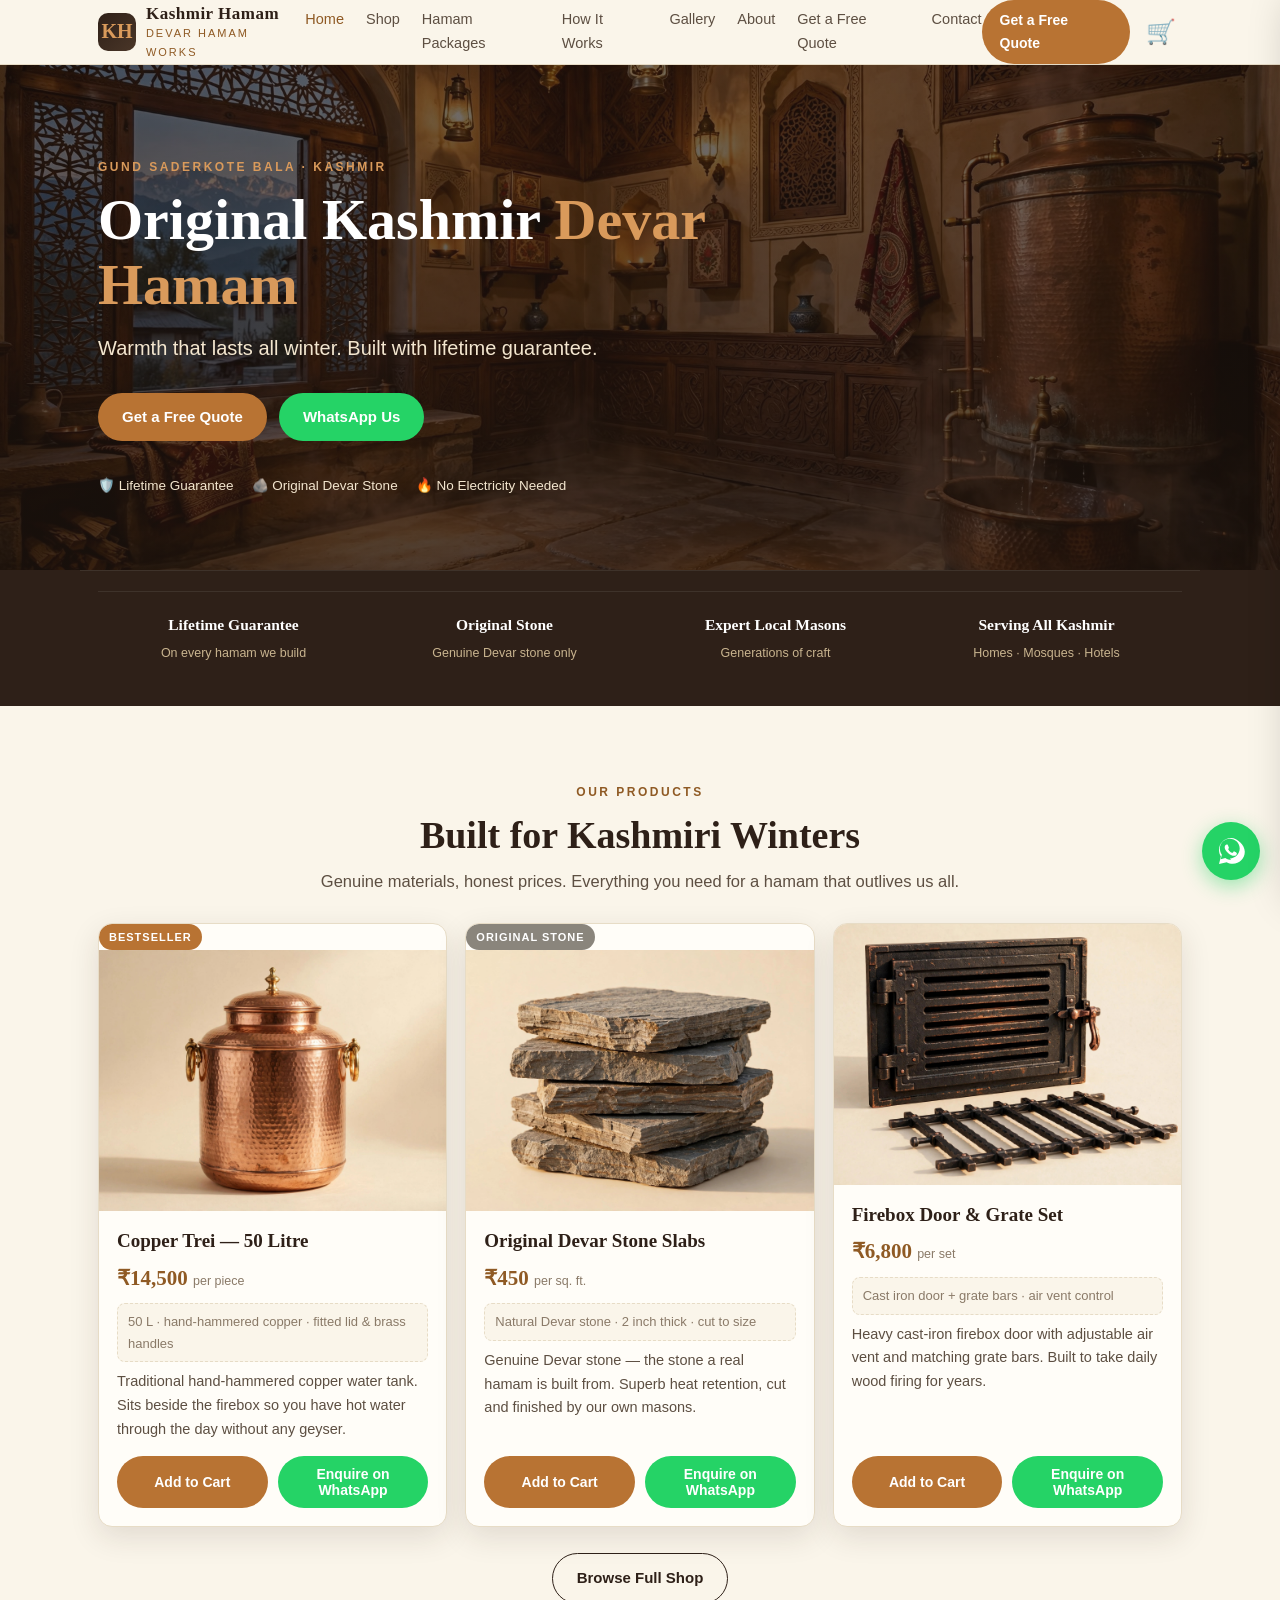
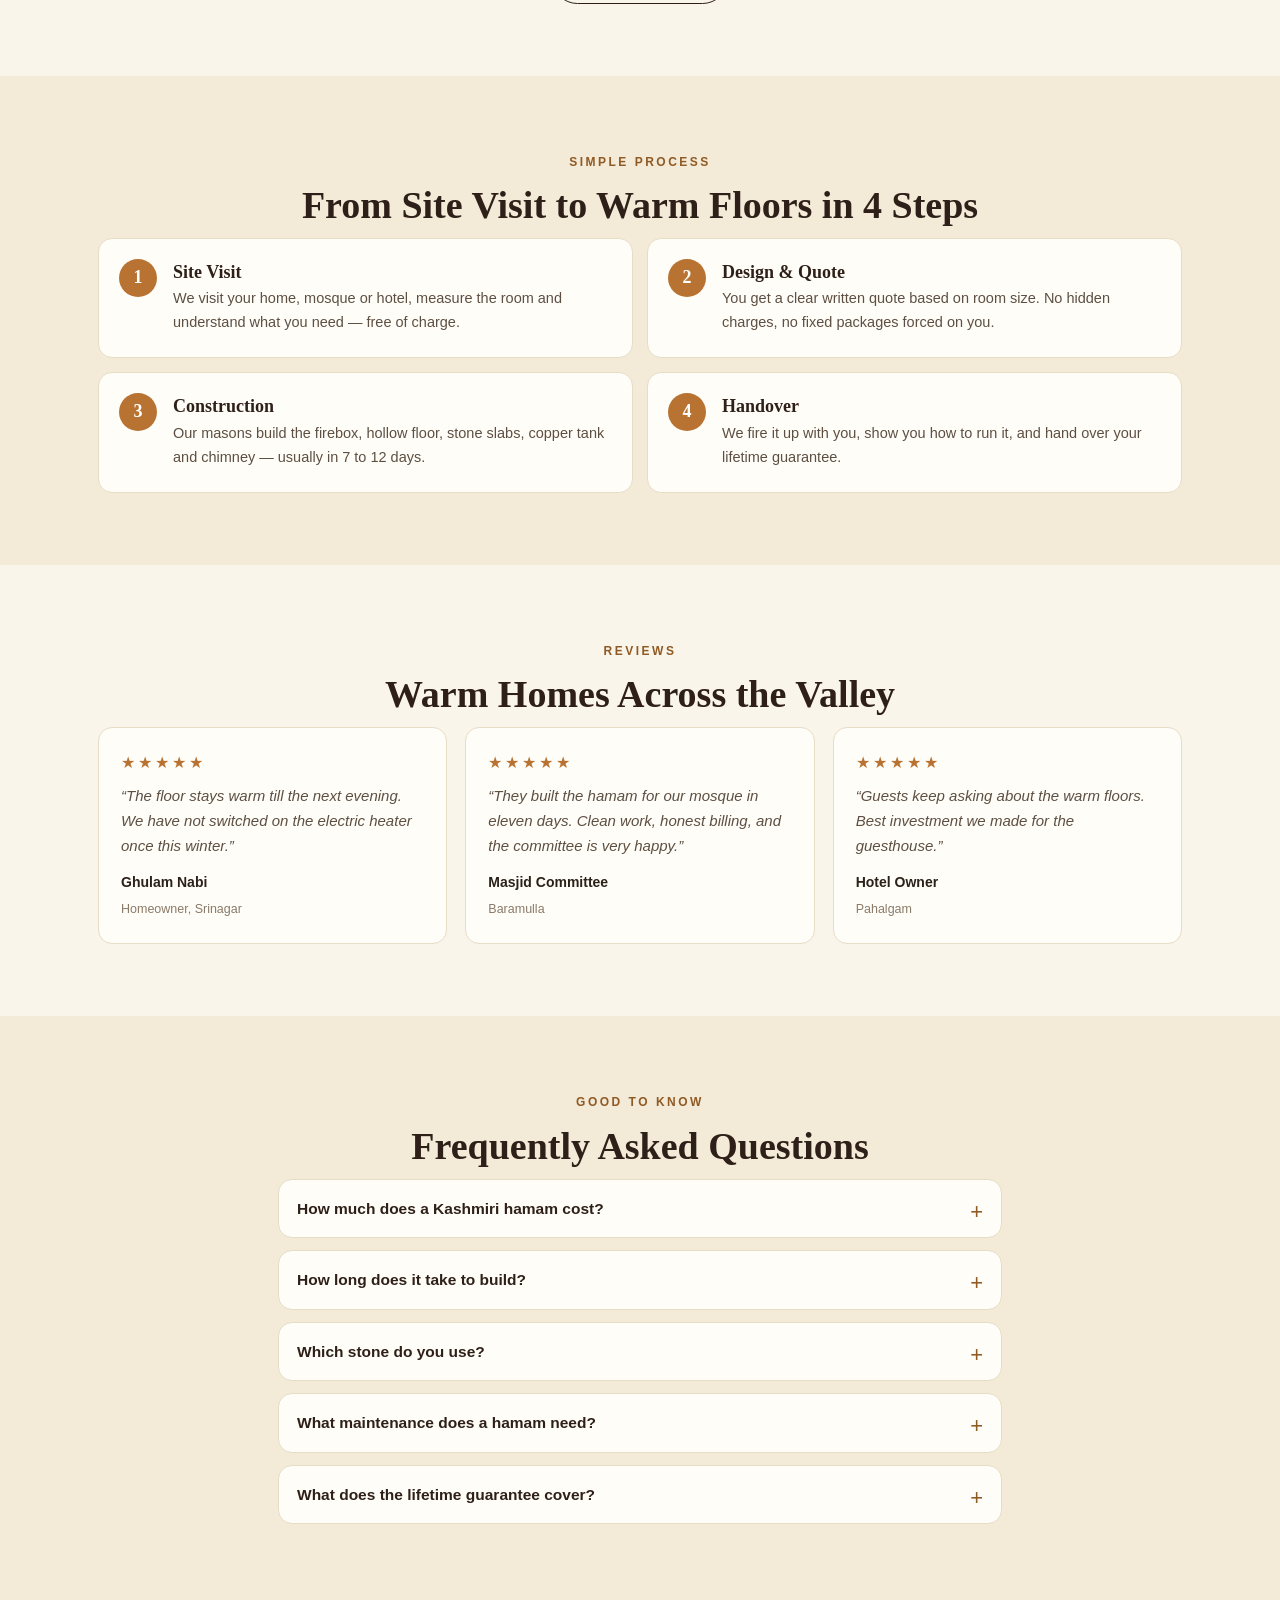
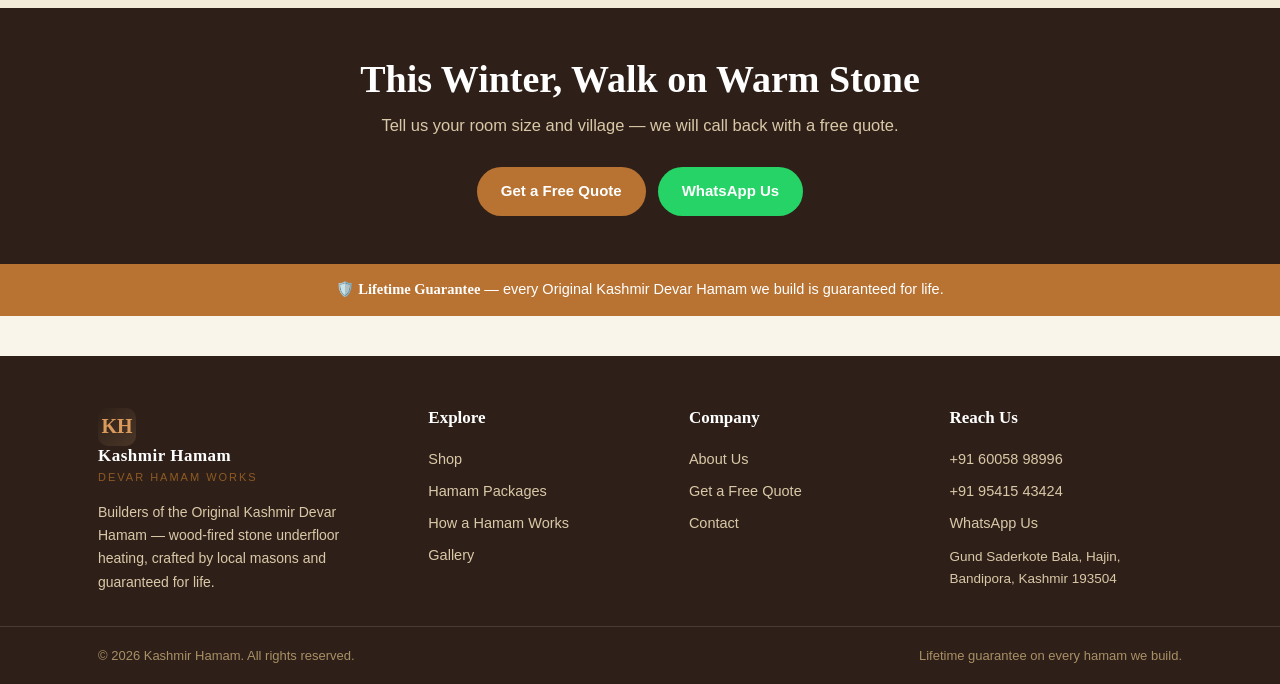
<file: index.html>
<!DOCTYPE html><html lang="en"><head><meta charset="UTF-8"/>
<meta name="viewport" content="width=device-width, initial-scale=1.0"/>
<title>Original Kashmir Devar Hamam | Hamam Construction in Kashmir</title><meta name="description" content="Kashmir Hamam builds the Original Kashmir Devar Hamam — wood-fired stone underfloor heating with lifetime guarantee. Hamam construction in Kashmir for homes, mosques &amp; hotels."/>
<link rel="stylesheet" href="/assets/site.css"/>
<script>window.KH_PRODUCTS={"trei-50": {"badge": "Bestseller", "category": "trei", "description": "Traditional hand-hammered copper water tank. Sits beside the firebox so you have hot water through the day without any geyser.", "id": "trei-50", "image": "trei-50.jpg", "name": "Copper Trei \u2014 50 Litre", "price": 14500, "spec": "50 L \u00b7 hand-hammered copper \u00b7 fitted lid & brass handles", "unit": "per piece"}, "trei-100": {"badge": "", "category": "trei", "description": "Large family-size copper trei for bigger households, guesthouses and mosques. Same lifetime build quality.", "id": "trei-100", "image": "trei-100.jpg", "name": "Copper Trei \u2014 100 Litre", "price": 24000, "spec": "100 L \u00b7 hand-hammered copper \u00b7 fitted lid & brass handles", "unit": "per piece"}, "stone-devar": {"badge": "Original Stone", "category": "stone", "description": "Genuine Devar stone \u2014 the stone a real hamam is built from. Superb heat retention, cut and finished by our own masons.", "id": "stone-devar", "image": "stone-slabs.jpg", "name": "Original Devar Stone Slabs", "price": 450, "spec": "Natural Devar stone \u00b7 2 inch thick \u00b7 cut to size", "unit": "per sq. ft."}, "firebox-set": {"badge": "", "category": "fittings", "description": "Heavy cast-iron firebox door with adjustable air vent and matching grate bars. Built to take daily wood firing for years.", "id": "firebox-set", "image": "firebox-set.jpg", "name": "Firebox Door & Grate Set", "price": 6800, "spec": "Cast iron door + grate bars \u00b7 air vent control", "unit": "per set"}, "chimney-set": {"badge": "", "category": "fittings", "description": "Complete flue set that carries smoke safely out while keeping the heat where it belongs \u2014 under your floor.", "id": "chimney-set", "image": "chimney-set.jpg", "name": "Chimney Flue Pipe Set", "price": 5200, "spec": "6 inch dia \u00b7 10 ft length \u00b7 elbows + rain cap included", "unit": "per set"}, "firebrick-kit": {"badge": "", "category": "fittings", "description": "Heat-resistant firebricks with fire cement to line your firebox. Protects the structure and holds heat longer.", "id": "firebrick-kit", "image": "firebrick-kit.jpg", "name": "Firebrick Lining Kit", "price": 3900, "spec": "40 refractory bricks \u00b7 fire cement included", "unit": "per kit"}, "repair-kit": {"badge": "", "category": "maintenance", "description": "Everything for yearly touch-ups: reseal joints, patch firebox lining and keep the floor breathing heat.", "id": "repair-kit", "image": "repair-kit.jpg", "name": "Hamam Repair Kit", "price": 2500, "spec": "Fire cement \u00b7 sealant \u00b7 brush \u00b7 trowel \u00b7 gloves", "unit": "per kit"}, "sealant-duo": {"badge": "", "category": "maintenance", "description": "Seal and polish your hamam stone slabs to protect against stains and keep the warm stone glow.", "id": "sealant-duo", "image": "sealant.jpg", "name": "Stone Sealant & Polish Duo", "price": 1200, "spec": "2 \u00d7 1 L bottles \u00b7 natural stone safe", "unit": "per set"}};</script>
</head><body><header class="site"><div class="wrap hd-in">
<a class="brand" href="/"><span class="brand-mark">KH</span><span class="brand-txt"><b>Kashmir Hamam</b><span>Devar Hamam Works</span></span></a>
<nav class="desk"><a href="/" class="on">Home</a><a href="/shop/" class="">Shop</a><a href="/packages/" class="">Hamam Packages</a><a href="/how-it-works/" class="">How It Works</a><a href="/gallery/" class="">Gallery</a><a href="/about/" class="">About</a><a href="/quote/" class="">Get a Free Quote</a><a href="/contact/" class="">Contact</a></nav>
<div class="hd-cta"><a class="btn sm" href="/quote/">Get a Free Quote</a>
<button id="cartBtn" aria-label="Cart">🛒<span id="cartCount" style="display:none">0</span></button></div>
<button id="navToggle" aria-label="Menu">☰</button></div>
<nav class="mnav" id="mnav"><a href="/" class="on">Home</a><a href="/shop/" class="">Shop</a><a href="/packages/" class="">Hamam Packages</a><a href="/how-it-works/" class="">How It Works</a><a href="/gallery/" class="">Gallery</a><a href="/about/" class="">About</a><a href="/quote/" class="">Get a Free Quote</a><a href="/contact/" class="">Contact</a></nav></header><main>
<section class="hero"><div class="hero-bg"><img src="/assets/img/hero.jpg" alt="Warm traditional Kashmiri hamam interior"></div>
<div class="hero-in"><span class="kicker" style="color:var(--copper-lt)">Gund Saderkote Bala · Kashmir</span>
<h1>Original Kashmir <em>Devar Hamam</em></h1>
<p class="sub">Warmth that lasts all winter. Built with lifetime guarantee.</p>
<div class="hero-btns"><a class="btn" href="/quote/">Get a Free Quote</a>
<a class="btn wa" href="https://wa.me/916005898996?text=Assalamu%20alaikum%21%20I%20want%20to%20know%20more%20about%20Kashmir%20Hamam." target="_blank">WhatsApp Us</a></div>
<div class="hero-badges"><span>🛡️ Lifetime Guarantee</span><span>🪨 Original Devar Stone</span><span>🔥 No Electricity Needed</span></div>
</div></section>
<div class="trust"><div class="trust-in">
<div><b>Lifetime Guarantee</b><small>On every hamam we build</small></div>
<div><b>Original Stone</b><small>Genuine Devar stone only</small></div>
<div><b>Expert Local Masons</b><small>Generations of craft</small></div>
<div><b>Serving All Kashmir</b><small>Homes · Mosques · Hotels</small></div>
</div></div>
<section><div class="wrap"><div class="center"><span class="kicker">Our Products</span>
<h2 class="sec-title">Built for Kashmiri Winters</h2>
<p class="sec-sub">Genuine materials, honest prices. Everything you need for a hamam that outlives us all.</p></div>
<div class="grid g2 g3"><div class="card"><span class="badge">Bestseller</span><img class="ph" src="/assets/img/trei-50.jpg" alt="Copper Trei — 50 Litre" loading="lazy">
<div class="card-b"><h3>Copper Trei — 50 Litre</h3><div class="price">₹14,500 <small>per piece</small></div>
<div class="spec">50 L · hand-hammered copper · fitted lid &amp; brass handles</div><p class="desc">Traditional hand-hammered copper water tank. Sits beside the firebox so you have hot water through the day without any geyser.</p>
<div class="card-actions"><button class="btn sm" onclick="khAddToCart('trei-50')">Add to Cart</button>
<button class="btn sm wa" onclick="khEnquire('trei-50')">Enquire on WhatsApp</button></div></div></div><div class="card"><span class="badge stone">Original Stone</span><img class="ph" src="/assets/img/stone-slabs.jpg" alt="Original Devar Stone Slabs" loading="lazy">
<div class="card-b"><h3>Original Devar Stone Slabs</h3><div class="price">₹450 <small>per sq. ft.</small></div>
<div class="spec">Natural Devar stone · 2 inch thick · cut to size</div><p class="desc">Genuine Devar stone — the stone a real hamam is built from. Superb heat retention, cut and finished by our own masons.</p>
<div class="card-actions"><button class="btn sm" onclick="khAddToCart('stone-devar')">Add to Cart</button>
<button class="btn sm wa" onclick="khEnquire('stone-devar')">Enquire on WhatsApp</button></div></div></div><div class="card"><img class="ph" src="/assets/img/firebox-set.jpg" alt="Firebox Door &amp; Grate Set" loading="lazy">
<div class="card-b"><h3>Firebox Door &amp; Grate Set</h3><div class="price">₹6,800 <small>per set</small></div>
<div class="spec">Cast iron door + grate bars · air vent control</div><p class="desc">Heavy cast-iron firebox door with adjustable air vent and matching grate bars. Built to take daily wood firing for years.</p>
<div class="card-actions"><button class="btn sm" onclick="khAddToCart('firebox-set')">Add to Cart</button>
<button class="btn sm wa" onclick="khEnquire('firebox-set')">Enquire on WhatsApp</button></div></div></div></div>
<div class="center" style="margin-top:26px"><a class="btn ghost" href="/shop/">Browse Full Shop</a></div></div></section>
<section style="background:var(--cream2)"><div class="wrap"><div class="center"><span class="kicker">Simple Process</span>
<h2 class="sec-title">From Site Visit to Warm Floors in 4 Steps</h2></div>
<div class="steps">
<div class="step"><h3>Site Visit</h3><p>We visit your home, mosque or hotel, measure the room and understand what you need — free of charge.</p></div>
<div class="step"><h3>Design &amp; Quote</h3><p>You get a clear written quote based on room size. No hidden charges, no fixed packages forced on you.</p></div>
<div class="step"><h3>Construction</h3><p>Our masons build the firebox, hollow floor, stone slabs, copper tank and chimney — usually in 7 to 12 days.</p></div>
<div class="step"><h3>Handover</h3><p>We fire it up with you, show you how to run it, and hand over your lifetime guarantee.</p></div>
</div></div></section>
<section><div class="wrap"><div class="center"><span class="kicker">Reviews</span>
<h2 class="sec-title">Warm Homes Across the Valley</h2></div>
<div class="grid g2 g3"><div class="rev"><div class="stars">★★★★★</div><p>“The floor stays warm till the next evening. We have not switched on the electric heater once this winter.”</p><b>Ghulam Nabi</b><br><small>Homeowner, Srinagar</small></div><div class="rev"><div class="stars">★★★★★</div><p>“They built the hamam for our mosque in eleven days. Clean work, honest billing, and the committee is very happy.”</p><b>Masjid Committee</b><br><small>Baramulla</small></div><div class="rev"><div class="stars">★★★★★</div><p>“Guests keep asking about the warm floors. Best investment we made for the guesthouse.”</p><b>Hotel Owner</b><br><small>Pahalgam</small></div></div></div></section>
<section style="background:var(--cream2)"><div class="wrap" style="max-width:760px"><div class="center"><span class="kicker">Good to Know</span>
<h2 class="sec-title">Frequently Asked Questions</h2></div><div class="faq"><q>How much does a Kashmiri hamam cost?</q><div class="a">Every room is different, so we quote per project after a free site visit. As a rough idea, most home hamams fall in a range set by room size, stone quantity and firebox work. Share your room size on the quote form and we will call back with an honest estimate — no obligation.</div></div><div class="faq"><q>How long does it take to build?</q><div class="a">A standard room hamam usually takes 7 to 12 working days from site preparation to handover. Larger halls and mosque projects take longer. We give you a clear timeline before starting.</div></div><div class="faq"><q>Which stone do you use?</q><div class="a">Only original Devar stone — the dense natural stone Kashmiri hamams have been built from for generations. It absorbs heat slowly and releases it for 24 to 36 hours. We never substitute cheaper stone.</div></div><div class="faq"><q>What maintenance does a hamam need?</q><div class="a">Very little. Sweep the firebox ash regularly, reseal the stone joints once a year, and check the chimney before winter. Our maintenance kits cover everything, and we offer repair visits across the valley.</div></div><div class="faq"><q>What does the lifetime guarantee cover?</q><div class="a">Our craftsmanship and the stone floor structure — if the hamam floor, firebox brickwork or stonework we built ever fails in normal use, we repair it free. It covers our work, not damage from misuse or structural changes to the building.</div></div></div></section>
<section class="band"><div class="wrap center"><h2 class="sec-title">This Winter, Walk on Warm Stone</h2>
<p class="sec-sub">Tell us your room size and village — we will call back with a free quote.</p>
<div class="hero-btns" style="justify-content:center"><a class="btn" href="/quote/">Get a Free Quote</a>
<a class="btn wa" href="https://wa.me/916005898996?text=Assalamu%20alaikum%21%20I%20want%20a%20free%20quote%20for%20a%20hamam." target="_blank">WhatsApp Us</a></div></div></section>
</main><div class="guarantee-bar">🛡️ <b>Lifetime Guarantee</b> — every Original Kashmir Devar Hamam we build is guaranteed for life.</div>
<footer><div class="wrap"><div class="ft-grid">
<div class="ft-brand"><a class="brand" href="/"><span class="brand-mark">KH</span><span class="brand-txt"><b style="color:#fff">Kashmir Hamam</b><span>Devar Hamam Works</span></span></a>
<p>Builders of the Original Kashmir Devar Hamam — wood-fired stone underfloor heating, crafted by local masons and guaranteed for life.</p></div>
<div><h4>Explore</h4><a href="/shop/">Shop</a><a href="/packages/">Hamam Packages</a><a href="/how-it-works/">How a Hamam Works</a><a href="/gallery/">Gallery</a></div>
<div><h4>Company</h4><a href="/about/">About Us</a><a href="/quote/">Get a Free Quote</a><a href="/contact/">Contact</a></div>
<div><h4>Reach Us</h4><a href="tel:+916005898996">+91 60058 98996</a><a href="tel:+919541543424">+91 95415 43424</a><a href="https://wa.me/916005898996?text=Assalamu%20alaikum%21%20I%20want%20to%20know%20more%20about%20Kashmir%20Hamam.">WhatsApp Us</a><p style="font-size:13.5px;margin-top:6px">Gund Saderkote Bala, Hajin, Bandipora, Kashmir 193504</p></div>
</div></div>
<div class="ft-bottom"><div class="wrap" style="display:flex;justify-content:space-between;flex-wrap:wrap;gap:8px;width:100%">
<span>© 2026 Kashmir Hamam. All rights reserved.</span><span>Lifetime guarantee on every hamam we build.</span>
</div></div></footer><a id="waFloat" href="https://wa.me/916005898996?text=Assalamu%20alaikum%21%20I%20want%20to%20know%20more%20about%20Kashmir%20Hamam." target="_blank" aria-label="Chat on WhatsApp">
<svg viewBox="0 0 32 32"><path d="M16 3C9.4 3 4 8.4 4 15c0 2.4.7 4.6 1.9 6.5L4 29l7.7-1.8c1.8 1 3.9 1.6 6.1 1.6 6.6 0 12-5.4 12-12S22.6 3 16 3zm0 21.8c-1.9 0-3.7-.5-5.3-1.5l-.4-.2-4.6 1.1 1.2-4.5-.3-.4c-1.1-1.7-1.7-3.7-1.7-5.8 0-5.4 4.4-9.8 9.9-9.8s9.9 4.4 9.9 9.8-4.5 9.9-9.7 9.9zm5.4-7.4c-.3-.1-1.8-.9-2-1-.3-.1-.5-.1-.7.1-.2.3-.8 1-.9 1.2-.2.2-.3.2-.6.1-.3-.1-1.2-.4-2.3-1.4-.9-.8-1.4-1.7-1.6-2-.2-.3 0-.5.1-.6.1-.2.3-.7.4-.9.1-.2.1-.4 0-.5-.1-.1-.7-1.7-1-2.3-.2-.6-.5-.5-.7-.5h-.6c-.2 0-.5.2-.8.4-.3.3-1 1-1 2.5s1.1 2.9 1.2 3.1c.1.2 2.1 3.2 5.1 4.5.7.3 1.3.5 1.7.6.7.2 1.4.2 1.9.1.6-.1 1.8-.7 2-1.4.3-.7.3-1.3.2-1.4 0-.1-.3-.2-.6-.3z"/></svg></a><div id="cartOverlay"></div><aside id="cartDrawer" aria-label="Shopping cart">
<div class="cd-hd"><h3>Your Cart</h3><button class="cd-x" id="cartX">×</button></div>
<div class="cd-items" id="cartItems"></div>
<div class="cd-ft" id="cartFoot" style="display:none"><div class="cd-total"><span>Total</span><span id="cartTotalVal">₹0</span></div>
<a class="btn wa" href="#" onclick="khCheckoutWA();return false;">Order on WhatsApp</a>
<button class="btn ghost sm" onclick="khCloseCart()" style="width:100%">Continue Shopping</button></div>
</aside><script src="/assets/site.js"></script></body></html>
</file>
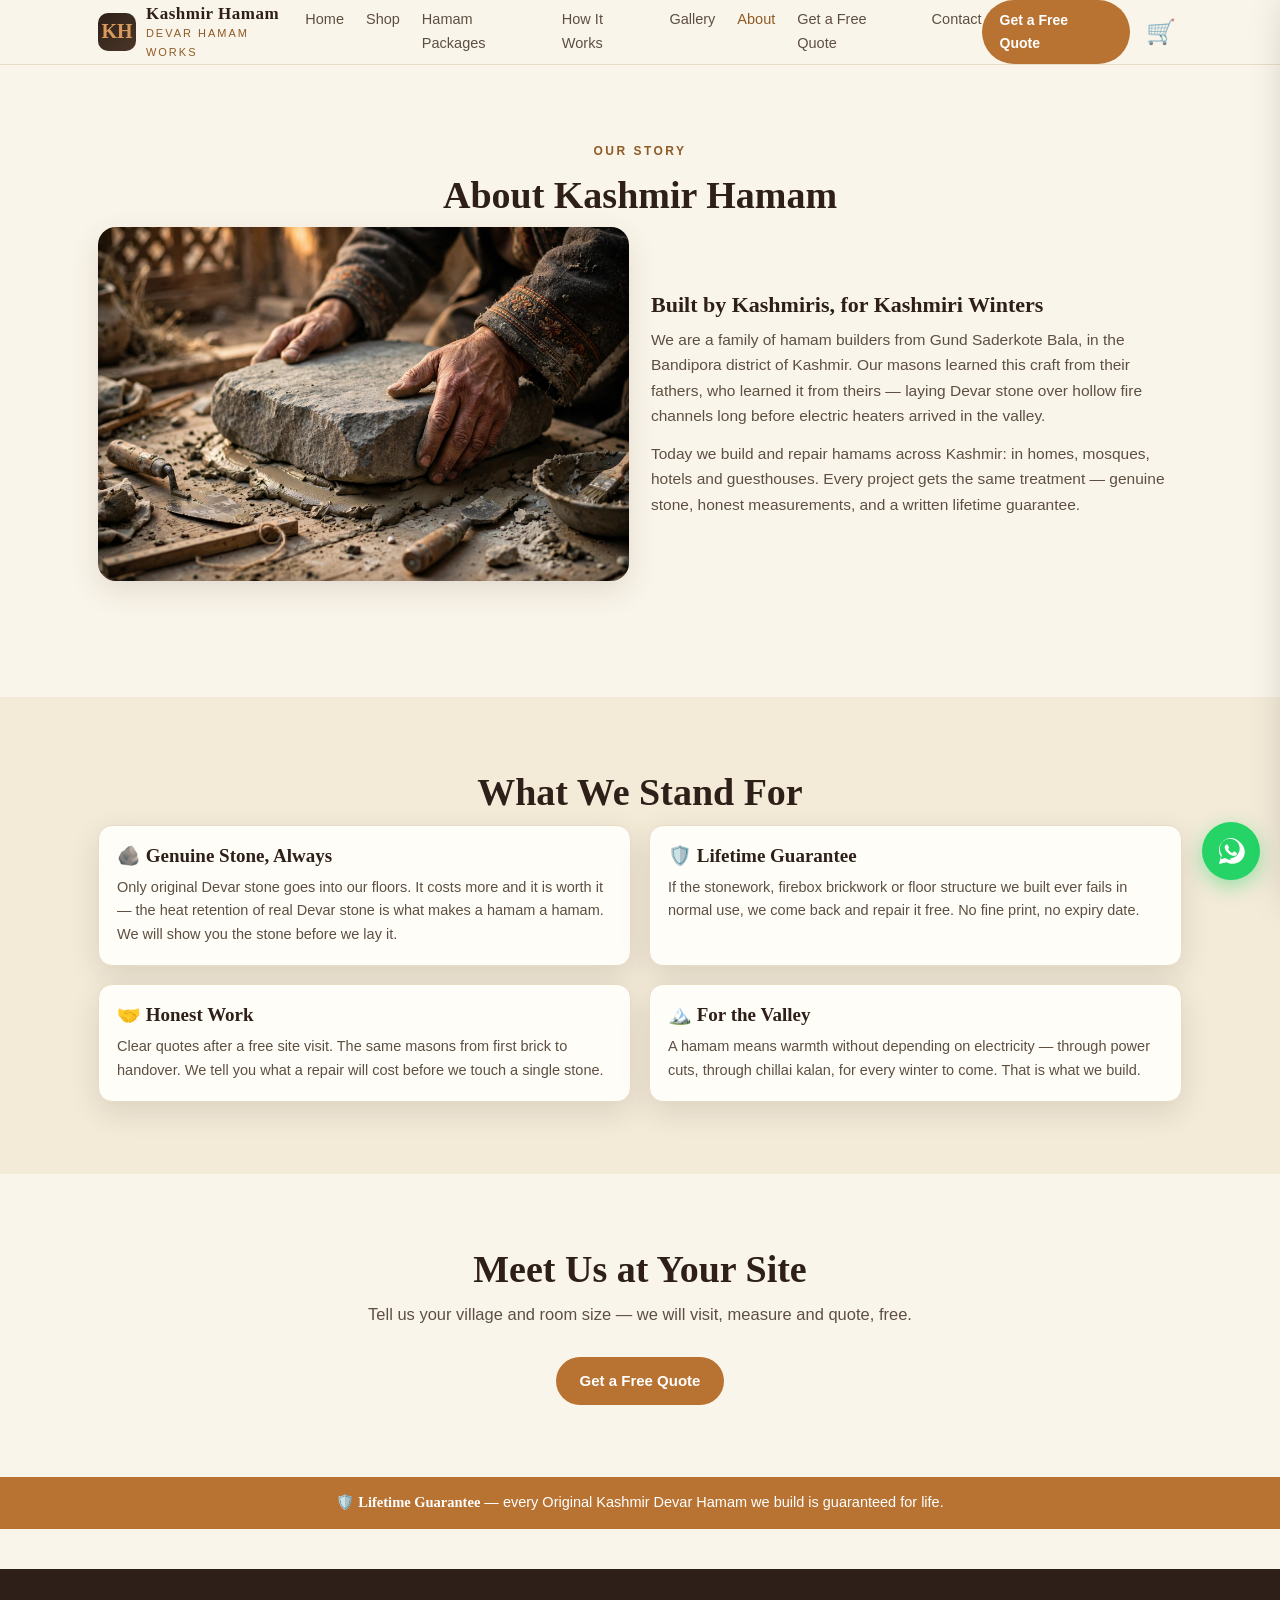
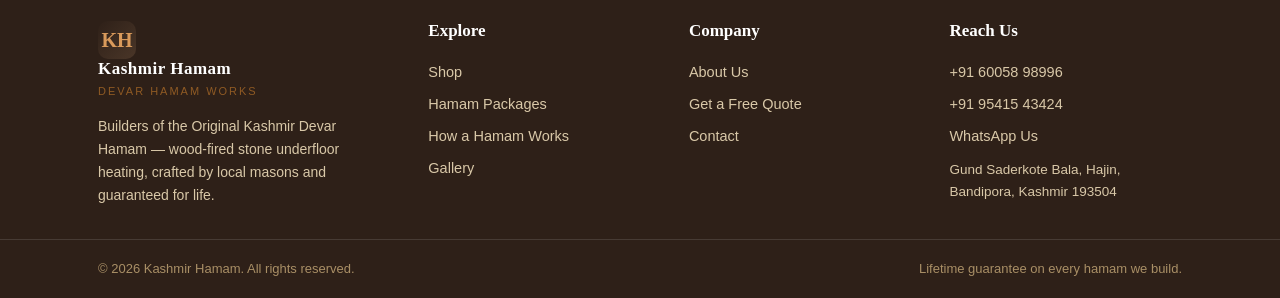
<file: about/index.html>
<!DOCTYPE html><html lang="en"><head><meta charset="UTF-8"/>
<meta name="viewport" content="width=device-width, initial-scale=1.0"/>
<title>About Kashmir Hamam — Devar Hamam Builders, Gund Saderkote Bala</title><meta name="description" content="Kashmir Hamam: traditional hamam builders from Gund Saderkote Bala, Kashmir. Original Devar stone, honest work, lifetime guarantee."/>
<link rel="stylesheet" href="/assets/site.css"/>
<script>window.KH_PRODUCTS={"trei-50": {"badge": "Bestseller", "category": "trei", "description": "Traditional hand-hammered copper water tank. Sits beside the firebox so you have hot water through the day without any geyser.", "id": "trei-50", "image": "trei-50.jpg", "name": "Copper Trei \u2014 50 Litre", "price": 14500, "spec": "50 L \u00b7 hand-hammered copper \u00b7 fitted lid & brass handles", "unit": "per piece"}, "trei-100": {"badge": "", "category": "trei", "description": "Large family-size copper trei for bigger households, guesthouses and mosques. Same lifetime build quality.", "id": "trei-100", "image": "trei-100.jpg", "name": "Copper Trei \u2014 100 Litre", "price": 24000, "spec": "100 L \u00b7 hand-hammered copper \u00b7 fitted lid & brass handles", "unit": "per piece"}, "stone-devar": {"badge": "Original Stone", "category": "stone", "description": "Genuine Devar stone \u2014 the stone a real hamam is built from. Superb heat retention, cut and finished by our own masons.", "id": "stone-devar", "image": "stone-slabs.jpg", "name": "Original Devar Stone Slabs", "price": 450, "spec": "Natural Devar stone \u00b7 2 inch thick \u00b7 cut to size", "unit": "per sq. ft."}, "firebox-set": {"badge": "", "category": "fittings", "description": "Heavy cast-iron firebox door with adjustable air vent and matching grate bars. Built to take daily wood firing for years.", "id": "firebox-set", "image": "firebox-set.jpg", "name": "Firebox Door & Grate Set", "price": 6800, "spec": "Cast iron door + grate bars \u00b7 air vent control", "unit": "per set"}, "chimney-set": {"badge": "", "category": "fittings", "description": "Complete flue set that carries smoke safely out while keeping the heat where it belongs \u2014 under your floor.", "id": "chimney-set", "image": "chimney-set.jpg", "name": "Chimney Flue Pipe Set", "price": 5200, "spec": "6 inch dia \u00b7 10 ft length \u00b7 elbows + rain cap included", "unit": "per set"}, "firebrick-kit": {"badge": "", "category": "fittings", "description": "Heat-resistant firebricks with fire cement to line your firebox. Protects the structure and holds heat longer.", "id": "firebrick-kit", "image": "firebrick-kit.jpg", "name": "Firebrick Lining Kit", "price": 3900, "spec": "40 refractory bricks \u00b7 fire cement included", "unit": "per kit"}, "repair-kit": {"badge": "", "category": "maintenance", "description": "Everything for yearly touch-ups: reseal joints, patch firebox lining and keep the floor breathing heat.", "id": "repair-kit", "image": "repair-kit.jpg", "name": "Hamam Repair Kit", "price": 2500, "spec": "Fire cement \u00b7 sealant \u00b7 brush \u00b7 trowel \u00b7 gloves", "unit": "per kit"}, "sealant-duo": {"badge": "", "category": "maintenance", "description": "Seal and polish your hamam stone slabs to protect against stains and keep the warm stone glow.", "id": "sealant-duo", "image": "sealant.jpg", "name": "Stone Sealant & Polish Duo", "price": 1200, "spec": "2 \u00d7 1 L bottles \u00b7 natural stone safe", "unit": "per set"}};</script>
</head><body><header class="site"><div class="wrap hd-in">
<a class="brand" href="/"><span class="brand-mark">KH</span><span class="brand-txt"><b>Kashmir Hamam</b><span>Devar Hamam Works</span></span></a>
<nav class="desk"><a href="/" class="">Home</a><a href="/shop/" class="">Shop</a><a href="/packages/" class="">Hamam Packages</a><a href="/how-it-works/" class="">How It Works</a><a href="/gallery/" class="">Gallery</a><a href="/about/" class="on">About</a><a href="/quote/" class="">Get a Free Quote</a><a href="/contact/" class="">Contact</a></nav>
<div class="hd-cta"><a class="btn sm" href="/quote/">Get a Free Quote</a>
<button id="cartBtn" aria-label="Cart">🛒<span id="cartCount" style="display:none">0</span></button></div>
<button id="navToggle" aria-label="Menu">☰</button></div>
<nav class="mnav" id="mnav"><a href="/" class="">Home</a><a href="/shop/" class="">Shop</a><a href="/packages/" class="">Hamam Packages</a><a href="/how-it-works/" class="">How It Works</a><a href="/gallery/" class="">Gallery</a><a href="/about/" class="on">About</a><a href="/quote/" class="">Get a Free Quote</a><a href="/contact/" class="">Contact</a></nav></header><main><section><div class="wrap"><div class="center"><span class="kicker">Our Story</span>
<h1 class="sec-title">About Kashmir Hamam</h1></div>
<div class="hiw-block"><div><img src="/assets/img/about-mason.jpg" alt="Kashmiri mason laying hamam stone slabs"></div>
<div><h3>Built by Kashmiris, for Kashmiri Winters</h3>
<p style="color:var(--ink2);font-size:15.5px;margin-bottom:12px">We are a family of hamam builders from Gund Saderkote Bala, in the Bandipora district of Kashmir. Our masons learned this craft from their fathers, who learned it from theirs — laying Devar stone over hollow fire channels long before electric heaters arrived in the valley.</p>
<p style="color:var(--ink2);font-size:15.5px">Today we build and repair hamams across Kashmir: in homes, mosques, hotels and guesthouses. Every project gets the same treatment — genuine stone, honest measurements, and a written lifetime guarantee.</p></div></div></div></section>
<section style="background:var(--cream2)"><div class="wrap"><div class="center"><h2 class="sec-title">What We Stand For</h2></div>
<div class="grid g2">
<div class="card"><div class="card-b"><h3>🪨 Genuine Stone, Always</h3><p class="desc">Only original Devar stone goes into our floors. It costs more and it is worth it — the heat retention of real Devar stone is what makes a hamam a hamam. We will show you the stone before we lay it.</p></div></div>
<div class="card"><div class="card-b"><h3>🛡️ Lifetime Guarantee</h3><p class="desc">If the stonework, firebox brickwork or floor structure we built ever fails in normal use, we come back and repair it free. No fine print, no expiry date.</p></div></div>
<div class="card"><div class="card-b"><h3>🤝 Honest Work</h3><p class="desc">Clear quotes after a free site visit. The same masons from first brick to handover. We tell you what a repair will cost before we touch a single stone.</p></div></div>
<div class="card"><div class="card-b"><h3>🏔️ For the Valley</h3><p class="desc">A hamam means warmth without depending on electricity — through power cuts, through chillai kalan, for every winter to come. That is what we build.</p></div></div>
</div></div></section>
<section><div class="wrap center"><h2 class="sec-title">Meet Us at Your Site</h2>
<p class="sec-sub">Tell us your village and room size — we will visit, measure and quote, free.</p>
<a class="btn" href="/quote/">Get a Free Quote</a></div></section></main><div class="guarantee-bar">🛡️ <b>Lifetime Guarantee</b> — every Original Kashmir Devar Hamam we build is guaranteed for life.</div>
<footer><div class="wrap"><div class="ft-grid">
<div class="ft-brand"><a class="brand" href="/"><span class="brand-mark">KH</span><span class="brand-txt"><b style="color:#fff">Kashmir Hamam</b><span>Devar Hamam Works</span></span></a>
<p>Builders of the Original Kashmir Devar Hamam — wood-fired stone underfloor heating, crafted by local masons and guaranteed for life.</p></div>
<div><h4>Explore</h4><a href="/shop/">Shop</a><a href="/packages/">Hamam Packages</a><a href="/how-it-works/">How a Hamam Works</a><a href="/gallery/">Gallery</a></div>
<div><h4>Company</h4><a href="/about/">About Us</a><a href="/quote/">Get a Free Quote</a><a href="/contact/">Contact</a></div>
<div><h4>Reach Us</h4><a href="tel:+916005898996">+91 60058 98996</a><a href="tel:+919541543424">+91 95415 43424</a><a href="https://wa.me/916005898996?text=Assalamu%20alaikum%21%20I%20want%20to%20know%20more%20about%20Kashmir%20Hamam.">WhatsApp Us</a><p style="font-size:13.5px;margin-top:6px">Gund Saderkote Bala, Hajin, Bandipora, Kashmir 193504</p></div>
</div></div>
<div class="ft-bottom"><div class="wrap" style="display:flex;justify-content:space-between;flex-wrap:wrap;gap:8px;width:100%">
<span>© 2026 Kashmir Hamam. All rights reserved.</span><span>Lifetime guarantee on every hamam we build.</span>
</div></div></footer><a id="waFloat" href="https://wa.me/916005898996?text=Assalamu%20alaikum%21%20I%20want%20to%20know%20more%20about%20Kashmir%20Hamam." target="_blank" aria-label="Chat on WhatsApp">
<svg viewBox="0 0 32 32"><path d="M16 3C9.4 3 4 8.4 4 15c0 2.4.7 4.6 1.9 6.5L4 29l7.7-1.8c1.8 1 3.9 1.6 6.1 1.6 6.6 0 12-5.4 12-12S22.6 3 16 3zm0 21.8c-1.9 0-3.7-.5-5.3-1.5l-.4-.2-4.6 1.1 1.2-4.5-.3-.4c-1.1-1.7-1.7-3.7-1.7-5.8 0-5.4 4.4-9.8 9.9-9.8s9.9 4.4 9.9 9.8-4.5 9.9-9.7 9.9zm5.4-7.4c-.3-.1-1.8-.9-2-1-.3-.1-.5-.1-.7.1-.2.3-.8 1-.9 1.2-.2.2-.3.2-.6.1-.3-.1-1.2-.4-2.3-1.4-.9-.8-1.4-1.7-1.6-2-.2-.3 0-.5.1-.6.1-.2.3-.7.4-.9.1-.2.1-.4 0-.5-.1-.1-.7-1.7-1-2.3-.2-.6-.5-.5-.7-.5h-.6c-.2 0-.5.2-.8.4-.3.3-1 1-1 2.5s1.1 2.9 1.2 3.1c.1.2 2.1 3.2 5.1 4.5.7.3 1.3.5 1.7.6.7.2 1.4.2 1.9.1.6-.1 1.8-.7 2-1.4.3-.7.3-1.3.2-1.4 0-.1-.3-.2-.6-.3z"/></svg></a><div id="cartOverlay"></div><aside id="cartDrawer" aria-label="Shopping cart">
<div class="cd-hd"><h3>Your Cart</h3><button class="cd-x" id="cartX">×</button></div>
<div class="cd-items" id="cartItems"></div>
<div class="cd-ft" id="cartFoot" style="display:none"><div class="cd-total"><span>Total</span><span id="cartTotalVal">₹0</span></div>
<a class="btn wa" href="#" onclick="khCheckoutWA();return false;">Order on WhatsApp</a>
<button class="btn ghost sm" onclick="khCloseCart()" style="width:100%">Continue Shopping</button></div>
</aside><script src="/assets/site.js"></script></body></html>
</file>
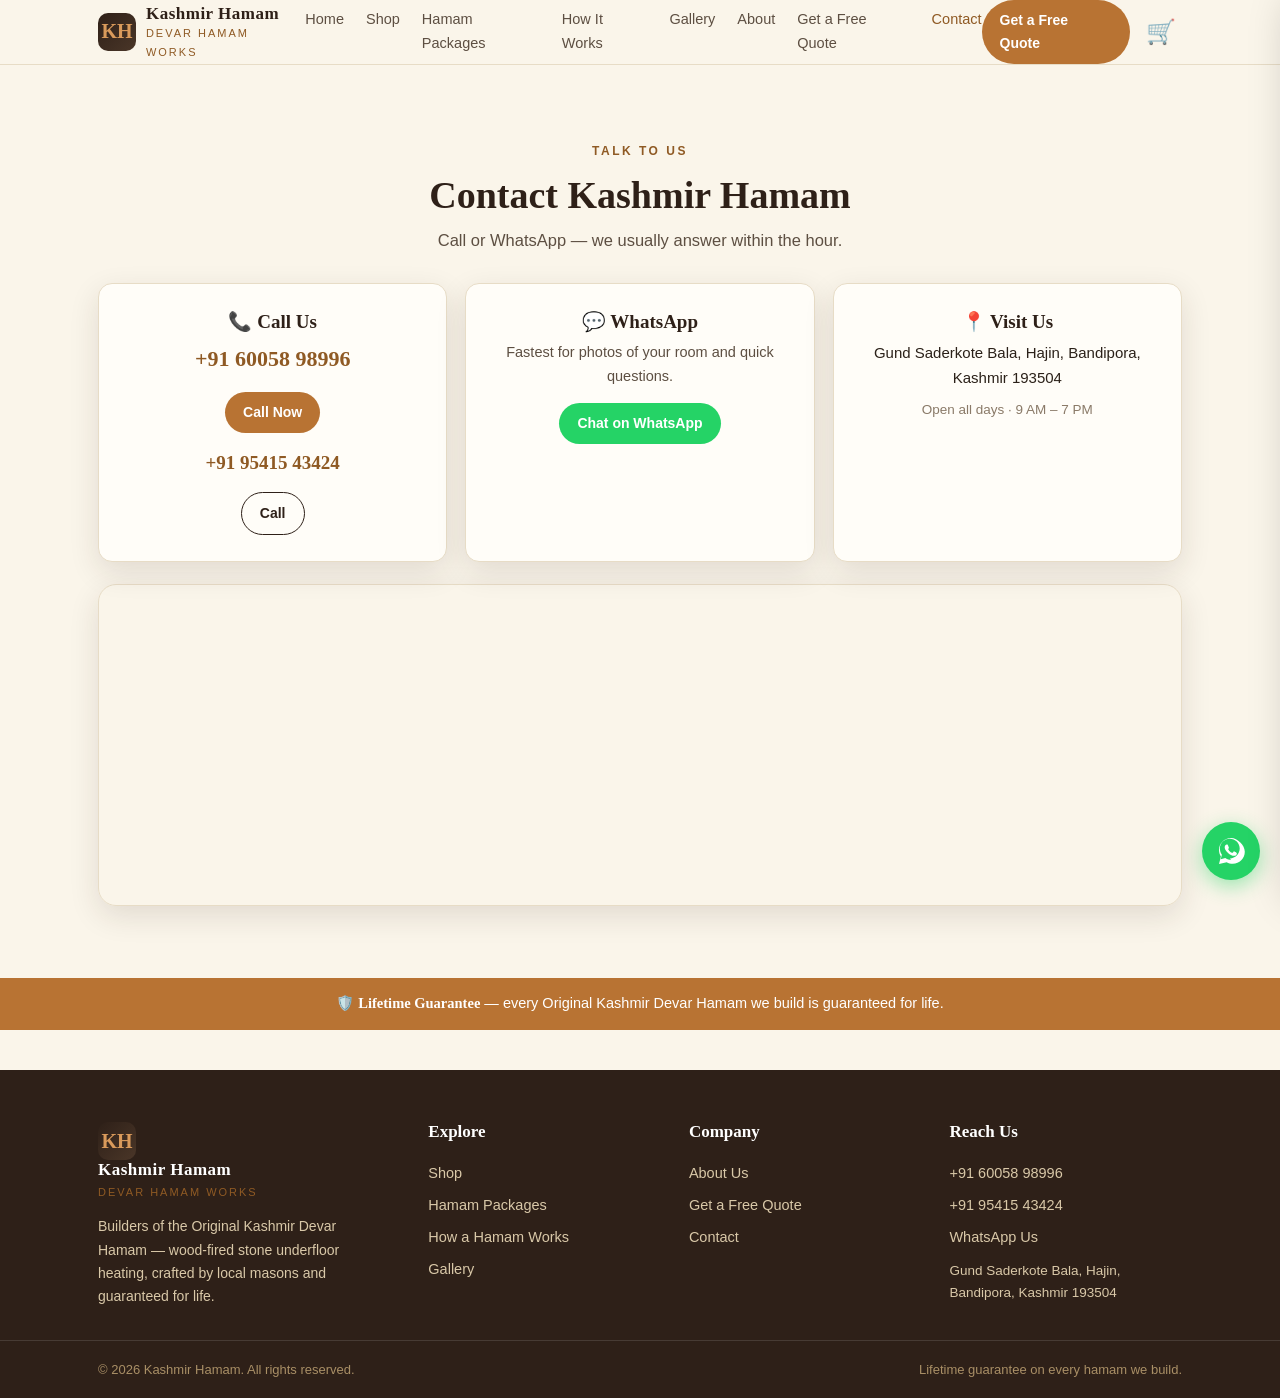
<file: contact/index.html>
<!DOCTYPE html><html lang="en"><head><meta charset="UTF-8"/>
<meta name="viewport" content="width=device-width, initial-scale=1.0"/>
<title>Contact Kashmir Hamam — Stone Hamam Builders, Srinagar Kashmir</title><meta name="description" content="Contact Kashmir Hamam: call or WhatsApp +91 60058 98996. Stone hamam construction in Srinagar &amp; across Kashmir. Gund Saderkote Bala, Hajin."/>
<link rel="stylesheet" href="/assets/site.css"/>
<script>window.KH_PRODUCTS={"trei-50": {"badge": "Bestseller", "category": "trei", "description": "Traditional hand-hammered copper water tank. Sits beside the firebox so you have hot water through the day without any geyser.", "id": "trei-50", "image": "trei-50.jpg", "name": "Copper Trei \u2014 50 Litre", "price": 14500, "spec": "50 L \u00b7 hand-hammered copper \u00b7 fitted lid & brass handles", "unit": "per piece"}, "trei-100": {"badge": "", "category": "trei", "description": "Large family-size copper trei for bigger households, guesthouses and mosques. Same lifetime build quality.", "id": "trei-100", "image": "trei-100.jpg", "name": "Copper Trei \u2014 100 Litre", "price": 24000, "spec": "100 L \u00b7 hand-hammered copper \u00b7 fitted lid & brass handles", "unit": "per piece"}, "stone-devar": {"badge": "Original Stone", "category": "stone", "description": "Genuine Devar stone \u2014 the stone a real hamam is built from. Superb heat retention, cut and finished by our own masons.", "id": "stone-devar", "image": "stone-slabs.jpg", "name": "Original Devar Stone Slabs", "price": 450, "spec": "Natural Devar stone \u00b7 2 inch thick \u00b7 cut to size", "unit": "per sq. ft."}, "firebox-set": {"badge": "", "category": "fittings", "description": "Heavy cast-iron firebox door with adjustable air vent and matching grate bars. Built to take daily wood firing for years.", "id": "firebox-set", "image": "firebox-set.jpg", "name": "Firebox Door & Grate Set", "price": 6800, "spec": "Cast iron door + grate bars \u00b7 air vent control", "unit": "per set"}, "chimney-set": {"badge": "", "category": "fittings", "description": "Complete flue set that carries smoke safely out while keeping the heat where it belongs \u2014 under your floor.", "id": "chimney-set", "image": "chimney-set.jpg", "name": "Chimney Flue Pipe Set", "price": 5200, "spec": "6 inch dia \u00b7 10 ft length \u00b7 elbows + rain cap included", "unit": "per set"}, "firebrick-kit": {"badge": "", "category": "fittings", "description": "Heat-resistant firebricks with fire cement to line your firebox. Protects the structure and holds heat longer.", "id": "firebrick-kit", "image": "firebrick-kit.jpg", "name": "Firebrick Lining Kit", "price": 3900, "spec": "40 refractory bricks \u00b7 fire cement included", "unit": "per kit"}, "repair-kit": {"badge": "", "category": "maintenance", "description": "Everything for yearly touch-ups: reseal joints, patch firebox lining and keep the floor breathing heat.", "id": "repair-kit", "image": "repair-kit.jpg", "name": "Hamam Repair Kit", "price": 2500, "spec": "Fire cement \u00b7 sealant \u00b7 brush \u00b7 trowel \u00b7 gloves", "unit": "per kit"}, "sealant-duo": {"badge": "", "category": "maintenance", "description": "Seal and polish your hamam stone slabs to protect against stains and keep the warm stone glow.", "id": "sealant-duo", "image": "sealant.jpg", "name": "Stone Sealant & Polish Duo", "price": 1200, "spec": "2 \u00d7 1 L bottles \u00b7 natural stone safe", "unit": "per set"}};</script>
</head><body><header class="site"><div class="wrap hd-in">
<a class="brand" href="/"><span class="brand-mark">KH</span><span class="brand-txt"><b>Kashmir Hamam</b><span>Devar Hamam Works</span></span></a>
<nav class="desk"><a href="/" class="">Home</a><a href="/shop/" class="">Shop</a><a href="/packages/" class="">Hamam Packages</a><a href="/how-it-works/" class="">How It Works</a><a href="/gallery/" class="">Gallery</a><a href="/about/" class="">About</a><a href="/quote/" class="">Get a Free Quote</a><a href="/contact/" class="on">Contact</a></nav>
<div class="hd-cta"><a class="btn sm" href="/quote/">Get a Free Quote</a>
<button id="cartBtn" aria-label="Cart">🛒<span id="cartCount" style="display:none">0</span></button></div>
<button id="navToggle" aria-label="Menu">☰</button></div>
<nav class="mnav" id="mnav"><a href="/" class="">Home</a><a href="/shop/" class="">Shop</a><a href="/packages/" class="">Hamam Packages</a><a href="/how-it-works/" class="">How It Works</a><a href="/gallery/" class="">Gallery</a><a href="/about/" class="">About</a><a href="/quote/" class="">Get a Free Quote</a><a href="/contact/" class="on">Contact</a></nav></header><main><section><div class="wrap"><div class="center"><span class="kicker">Talk to Us</span>
<h1 class="sec-title">Contact Kashmir Hamam</h1>
<p class="sec-sub">Call or WhatsApp — we usually answer within the hour.</p></div>
<div class="contact-grid">
<div class="c-card"><h3>📞 Call Us</h3><a class="big" href="tel:+916005898996">+91 60058 98996</a>
<div class="row"><a class="btn sm" href="tel:+916005898996">Call Now</a></div>
<div style="margin-top:14px"><a class="big" href="tel:+919541543424" style="font-size:19px">+91 95415 43424</a>
<div class="row"><a class="btn sm ghost" href="tel:+919541543424">Call</a></div></div></div>
<div class="c-card"><h3>💬 WhatsApp</h3><p style="color:var(--ink2);font-size:14.5px;margin-bottom:6px">Fastest for photos of your room and quick questions.</p>
<div class="row"><a class="btn sm wa" href="https://wa.me/916005898996?text=Assalamu%20alaikum%21%20I%20want%20to%20know%20more%20about%20Kashmir%20Hamam." target="_blank">Chat on WhatsApp</a></div></div>
<div class="c-card"><h3>📍 Visit Us</h3><p style="font-size:15px">Gund Saderkote Bala, Hajin, Bandipora, Kashmir 193504</p>
<p style="color:var(--ink3);font-size:13.5px;margin-top:8px">Open all days · 9 AM – 7 PM</p></div>
</div>
<div class="map" style="margin-top:22px"><iframe title="Kashmir Hamam location map"
src="https://www.google.com/maps?q=Gund+Saderkote+Bala,Hajin,Bandipora,Kashmir&output=embed" loading="lazy"></iframe></div>
</div></section></main><div class="guarantee-bar">🛡️ <b>Lifetime Guarantee</b> — every Original Kashmir Devar Hamam we build is guaranteed for life.</div>
<footer><div class="wrap"><div class="ft-grid">
<div class="ft-brand"><a class="brand" href="/"><span class="brand-mark">KH</span><span class="brand-txt"><b style="color:#fff">Kashmir Hamam</b><span>Devar Hamam Works</span></span></a>
<p>Builders of the Original Kashmir Devar Hamam — wood-fired stone underfloor heating, crafted by local masons and guaranteed for life.</p></div>
<div><h4>Explore</h4><a href="/shop/">Shop</a><a href="/packages/">Hamam Packages</a><a href="/how-it-works/">How a Hamam Works</a><a href="/gallery/">Gallery</a></div>
<div><h4>Company</h4><a href="/about/">About Us</a><a href="/quote/">Get a Free Quote</a><a href="/contact/">Contact</a></div>
<div><h4>Reach Us</h4><a href="tel:+916005898996">+91 60058 98996</a><a href="tel:+919541543424">+91 95415 43424</a><a href="https://wa.me/916005898996?text=Assalamu%20alaikum%21%20I%20want%20to%20know%20more%20about%20Kashmir%20Hamam.">WhatsApp Us</a><p style="font-size:13.5px;margin-top:6px">Gund Saderkote Bala, Hajin, Bandipora, Kashmir 193504</p></div>
</div></div>
<div class="ft-bottom"><div class="wrap" style="display:flex;justify-content:space-between;flex-wrap:wrap;gap:8px;width:100%">
<span>© 2026 Kashmir Hamam. All rights reserved.</span><span>Lifetime guarantee on every hamam we build.</span>
</div></div></footer><a id="waFloat" href="https://wa.me/916005898996?text=Assalamu%20alaikum%21%20I%20want%20to%20know%20more%20about%20Kashmir%20Hamam." target="_blank" aria-label="Chat on WhatsApp">
<svg viewBox="0 0 32 32"><path d="M16 3C9.4 3 4 8.4 4 15c0 2.4.7 4.6 1.9 6.5L4 29l7.7-1.8c1.8 1 3.9 1.6 6.1 1.6 6.6 0 12-5.4 12-12S22.6 3 16 3zm0 21.8c-1.9 0-3.7-.5-5.3-1.5l-.4-.2-4.6 1.1 1.2-4.5-.3-.4c-1.1-1.7-1.7-3.7-1.7-5.8 0-5.4 4.4-9.8 9.9-9.8s9.9 4.4 9.9 9.8-4.5 9.9-9.7 9.9zm5.4-7.4c-.3-.1-1.8-.9-2-1-.3-.1-.5-.1-.7.1-.2.3-.8 1-.9 1.2-.2.2-.3.2-.6.1-.3-.1-1.2-.4-2.3-1.4-.9-.8-1.4-1.7-1.6-2-.2-.3 0-.5.1-.6.1-.2.3-.7.4-.9.1-.2.1-.4 0-.5-.1-.1-.7-1.7-1-2.3-.2-.6-.5-.5-.7-.5h-.6c-.2 0-.5.2-.8.4-.3.3-1 1-1 2.5s1.1 2.9 1.2 3.1c.1.2 2.1 3.2 5.1 4.5.7.3 1.3.5 1.7.6.7.2 1.4.2 1.9.1.6-.1 1.8-.7 2-1.4.3-.7.3-1.3.2-1.4 0-.1-.3-.2-.6-.3z"/></svg></a><div id="cartOverlay"></div><aside id="cartDrawer" aria-label="Shopping cart">
<div class="cd-hd"><h3>Your Cart</h3><button class="cd-x" id="cartX">×</button></div>
<div class="cd-items" id="cartItems"></div>
<div class="cd-ft" id="cartFoot" style="display:none"><div class="cd-total"><span>Total</span><span id="cartTotalVal">₹0</span></div>
<a class="btn wa" href="#" onclick="khCheckoutWA();return false;">Order on WhatsApp</a>
<button class="btn ghost sm" onclick="khCloseCart()" style="width:100%">Continue Shopping</button></div>
</aside><script src="/assets/site.js"></script></body></html>
</file>
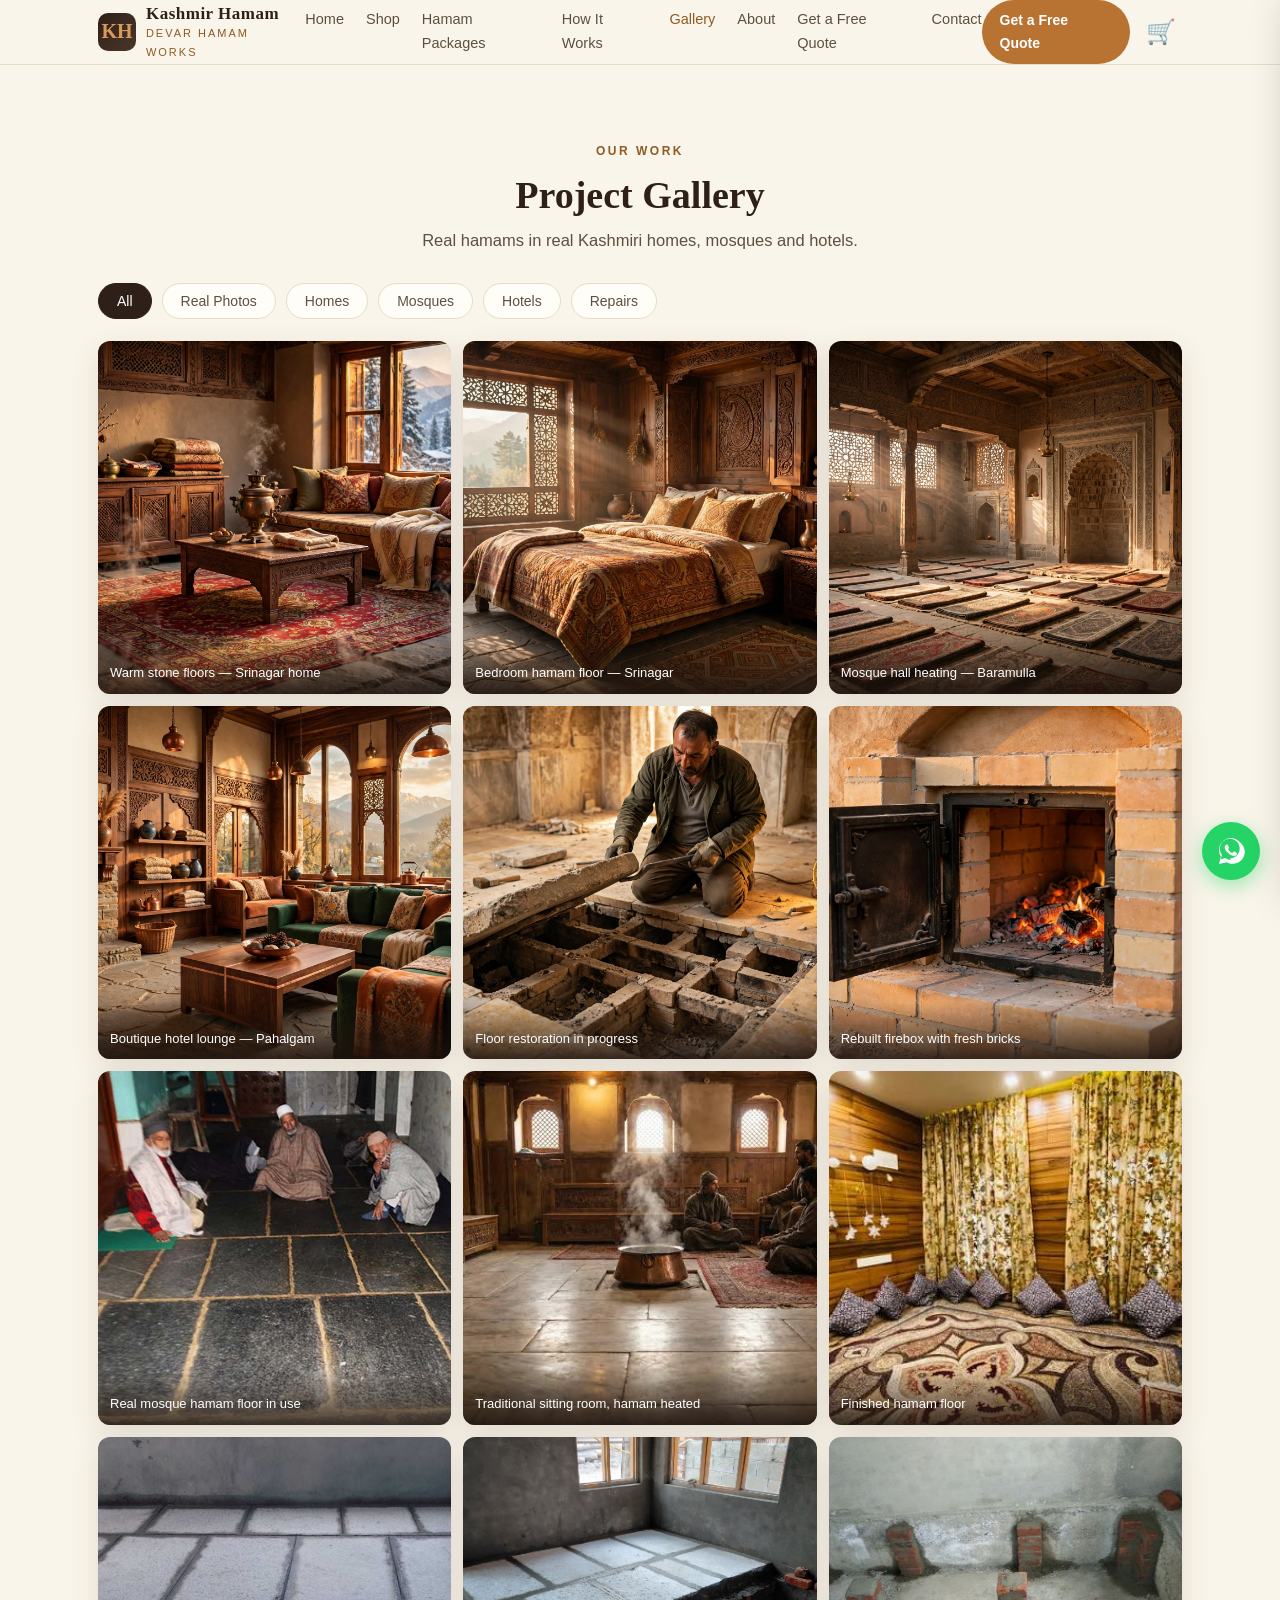
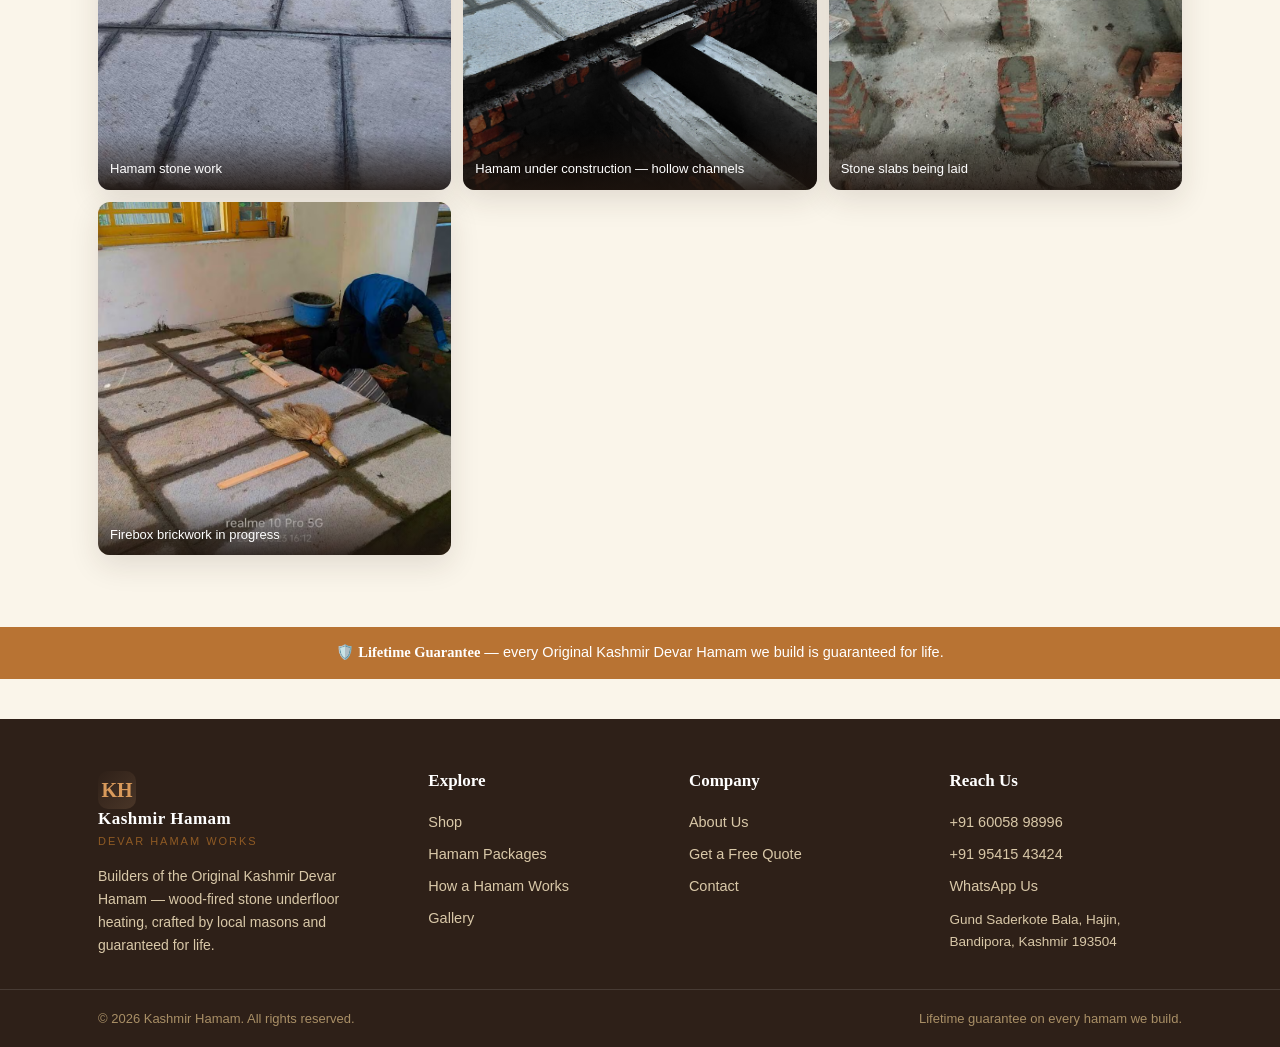
<file: gallery/index.html>
<!DOCTYPE html><html lang="en"><head><meta charset="UTF-8"/>
<meta name="viewport" content="width=device-width, initial-scale=1.0"/>
<title>Hamam Project Gallery — Homes, Mosques &amp; Hotels | Kashmir Hamam</title><meta name="description" content="See our hamam work across Kashmir: warm stone floors in homes, mosques, hotels and expert repairs."/>
<link rel="stylesheet" href="/assets/site.css"/>
<script>window.KH_PRODUCTS={"trei-50": {"badge": "Bestseller", "category": "trei", "description": "Traditional hand-hammered copper water tank. Sits beside the firebox so you have hot water through the day without any geyser.", "id": "trei-50", "image": "trei-50.jpg", "name": "Copper Trei \u2014 50 Litre", "price": 14500, "spec": "50 L \u00b7 hand-hammered copper \u00b7 fitted lid & brass handles", "unit": "per piece"}, "trei-100": {"badge": "", "category": "trei", "description": "Large family-size copper trei for bigger households, guesthouses and mosques. Same lifetime build quality.", "id": "trei-100", "image": "trei-100.jpg", "name": "Copper Trei \u2014 100 Litre", "price": 24000, "spec": "100 L \u00b7 hand-hammered copper \u00b7 fitted lid & brass handles", "unit": "per piece"}, "stone-devar": {"badge": "Original Stone", "category": "stone", "description": "Genuine Devar stone \u2014 the stone a real hamam is built from. Superb heat retention, cut and finished by our own masons.", "id": "stone-devar", "image": "stone-slabs.jpg", "name": "Original Devar Stone Slabs", "price": 450, "spec": "Natural Devar stone \u00b7 2 inch thick \u00b7 cut to size", "unit": "per sq. ft."}, "firebox-set": {"badge": "", "category": "fittings", "description": "Heavy cast-iron firebox door with adjustable air vent and matching grate bars. Built to take daily wood firing for years.", "id": "firebox-set", "image": "firebox-set.jpg", "name": "Firebox Door & Grate Set", "price": 6800, "spec": "Cast iron door + grate bars \u00b7 air vent control", "unit": "per set"}, "chimney-set": {"badge": "", "category": "fittings", "description": "Complete flue set that carries smoke safely out while keeping the heat where it belongs \u2014 under your floor.", "id": "chimney-set", "image": "chimney-set.jpg", "name": "Chimney Flue Pipe Set", "price": 5200, "spec": "6 inch dia \u00b7 10 ft length \u00b7 elbows + rain cap included", "unit": "per set"}, "firebrick-kit": {"badge": "", "category": "fittings", "description": "Heat-resistant firebricks with fire cement to line your firebox. Protects the structure and holds heat longer.", "id": "firebrick-kit", "image": "firebrick-kit.jpg", "name": "Firebrick Lining Kit", "price": 3900, "spec": "40 refractory bricks \u00b7 fire cement included", "unit": "per kit"}, "repair-kit": {"badge": "", "category": "maintenance", "description": "Everything for yearly touch-ups: reseal joints, patch firebox lining and keep the floor breathing heat.", "id": "repair-kit", "image": "repair-kit.jpg", "name": "Hamam Repair Kit", "price": 2500, "spec": "Fire cement \u00b7 sealant \u00b7 brush \u00b7 trowel \u00b7 gloves", "unit": "per kit"}, "sealant-duo": {"badge": "", "category": "maintenance", "description": "Seal and polish your hamam stone slabs to protect against stains and keep the warm stone glow.", "id": "sealant-duo", "image": "sealant.jpg", "name": "Stone Sealant & Polish Duo", "price": 1200, "spec": "2 \u00d7 1 L bottles \u00b7 natural stone safe", "unit": "per set"}};</script>
</head><body><header class="site"><div class="wrap hd-in">
<a class="brand" href="/"><span class="brand-mark">KH</span><span class="brand-txt"><b>Kashmir Hamam</b><span>Devar Hamam Works</span></span></a>
<nav class="desk"><a href="/" class="">Home</a><a href="/shop/" class="">Shop</a><a href="/packages/" class="">Hamam Packages</a><a href="/how-it-works/" class="">How It Works</a><a href="/gallery/" class="on">Gallery</a><a href="/about/" class="">About</a><a href="/quote/" class="">Get a Free Quote</a><a href="/contact/" class="">Contact</a></nav>
<div class="hd-cta"><a class="btn sm" href="/quote/">Get a Free Quote</a>
<button id="cartBtn" aria-label="Cart">🛒<span id="cartCount" style="display:none">0</span></button></div>
<button id="navToggle" aria-label="Menu">☰</button></div>
<nav class="mnav" id="mnav"><a href="/" class="">Home</a><a href="/shop/" class="">Shop</a><a href="/packages/" class="">Hamam Packages</a><a href="/how-it-works/" class="">How It Works</a><a href="/gallery/" class="on">Gallery</a><a href="/about/" class="">About</a><a href="/quote/" class="">Get a Free Quote</a><a href="/contact/" class="">Contact</a></nav></header><main><section><div class="wrap"><div class="center"><span class="kicker">Our Work</span>
<h1 class="sec-title">Project Gallery</h1>
<p class="sec-sub">Real hamams in real Kashmiri homes, mosques and hotels.</p></div>
<div class="gal-filters"><button class="on" data-cat="all">All</button><button class="" data-cat="Real Photos">Real Photos</button><button class="" data-cat="Homes">Homes</button><button class="" data-cat="Mosques">Mosques</button><button class="" data-cat="Hotels">Hotels</button><button class="" data-cat="Repairs">Repairs</button></div><div class="gal"><figure data-cat="Homes"><img src="/assets/img/gallery-home-1.jpg" alt="Warm stone floors — Srinagar home" loading="lazy"><figcaption>Warm stone floors — Srinagar home</figcaption></figure><figure data-cat="Homes"><img src="/assets/img/gallery-home-2.jpg" alt="Bedroom hamam floor — Srinagar" loading="lazy"><figcaption>Bedroom hamam floor — Srinagar</figcaption></figure><figure data-cat="Mosques"><img src="/assets/img/gallery-mosque.jpg" alt="Mosque hall heating — Baramulla" loading="lazy"><figcaption>Mosque hall heating — Baramulla</figcaption></figure><figure data-cat="Hotels"><img src="/assets/img/gallery-hotel.jpg" alt="Boutique hotel lounge — Pahalgam" loading="lazy"><figcaption>Boutique hotel lounge — Pahalgam</figcaption></figure><figure data-cat="Repairs"><img src="/assets/img/gallery-repair-1.jpg" alt="Floor restoration in progress" loading="lazy"><figcaption>Floor restoration in progress</figcaption></figure><figure data-cat="Repairs"><img src="/assets/img/gallery-repair-2.jpg" alt="Rebuilt firebox with fresh bricks" loading="lazy"><figcaption>Rebuilt firebox with fresh bricks</figcaption></figure><figure data-cat="Real Photos"><img src="/assets/img/hamam%201.jpg" alt="Real mosque hamam floor in use" loading="lazy"><figcaption>Real mosque hamam floor in use</figcaption></figure><figure data-cat="Real Photos"><img src="/assets/img/hamam%202.jfif" alt="Traditional sitting room, hamam heated" loading="lazy"><figcaption>Traditional sitting room, hamam heated</figcaption></figure><figure data-cat="Real Photos"><img src="/assets/img/kashmiri%20hamam.jfif" alt="Finished hamam floor" loading="lazy"><figcaption>Finished hamam floor</figcaption></figure><figure data-cat="Real Photos"><img src="/assets/img/kashmiri%20hamam%204.avif" alt="Hamam stone work" loading="lazy"><figcaption>Hamam stone work</figcaption></figure><figure data-cat="Real Photos"><img src="/assets/img/kashmiri%20hamam%20making.jpg" alt="Hamam under construction — hollow channels" loading="lazy"><figcaption>Hamam under construction — hollow channels</figcaption></figure><figure data-cat="Real Photos"><img src="/assets/img/kashmiri%20hamam%20making%202.jpg" alt="Stone slabs being laid" loading="lazy"><figcaption>Stone slabs being laid</figcaption></figure><figure data-cat="Real Photos"><img src="/assets/img/kashmiri%20hamam%20making.avif" alt="Firebox brickwork in progress" loading="lazy"><figcaption>Firebox brickwork in progress</figcaption></figure></div></div></section></main><div class="guarantee-bar">🛡️ <b>Lifetime Guarantee</b> — every Original Kashmir Devar Hamam we build is guaranteed for life.</div>
<footer><div class="wrap"><div class="ft-grid">
<div class="ft-brand"><a class="brand" href="/"><span class="brand-mark">KH</span><span class="brand-txt"><b style="color:#fff">Kashmir Hamam</b><span>Devar Hamam Works</span></span></a>
<p>Builders of the Original Kashmir Devar Hamam — wood-fired stone underfloor heating, crafted by local masons and guaranteed for life.</p></div>
<div><h4>Explore</h4><a href="/shop/">Shop</a><a href="/packages/">Hamam Packages</a><a href="/how-it-works/">How a Hamam Works</a><a href="/gallery/">Gallery</a></div>
<div><h4>Company</h4><a href="/about/">About Us</a><a href="/quote/">Get a Free Quote</a><a href="/contact/">Contact</a></div>
<div><h4>Reach Us</h4><a href="tel:+916005898996">+91 60058 98996</a><a href="tel:+919541543424">+91 95415 43424</a><a href="https://wa.me/916005898996?text=Assalamu%20alaikum%21%20I%20want%20to%20know%20more%20about%20Kashmir%20Hamam.">WhatsApp Us</a><p style="font-size:13.5px;margin-top:6px">Gund Saderkote Bala, Hajin, Bandipora, Kashmir 193504</p></div>
</div></div>
<div class="ft-bottom"><div class="wrap" style="display:flex;justify-content:space-between;flex-wrap:wrap;gap:8px;width:100%">
<span>© 2026 Kashmir Hamam. All rights reserved.</span><span>Lifetime guarantee on every hamam we build.</span>
</div></div></footer><a id="waFloat" href="https://wa.me/916005898996?text=Assalamu%20alaikum%21%20I%20want%20to%20know%20more%20about%20Kashmir%20Hamam." target="_blank" aria-label="Chat on WhatsApp">
<svg viewBox="0 0 32 32"><path d="M16 3C9.4 3 4 8.4 4 15c0 2.4.7 4.6 1.9 6.5L4 29l7.7-1.8c1.8 1 3.9 1.6 6.1 1.6 6.6 0 12-5.4 12-12S22.6 3 16 3zm0 21.8c-1.9 0-3.7-.5-5.3-1.5l-.4-.2-4.6 1.1 1.2-4.5-.3-.4c-1.1-1.7-1.7-3.7-1.7-5.8 0-5.4 4.4-9.8 9.9-9.8s9.9 4.4 9.9 9.8-4.5 9.9-9.7 9.9zm5.4-7.4c-.3-.1-1.8-.9-2-1-.3-.1-.5-.1-.7.1-.2.3-.8 1-.9 1.2-.2.2-.3.2-.6.1-.3-.1-1.2-.4-2.3-1.4-.9-.8-1.4-1.7-1.6-2-.2-.3 0-.5.1-.6.1-.2.3-.7.4-.9.1-.2.1-.4 0-.5-.1-.1-.7-1.7-1-2.3-.2-.6-.5-.5-.7-.5h-.6c-.2 0-.5.2-.8.4-.3.3-1 1-1 2.5s1.1 2.9 1.2 3.1c.1.2 2.1 3.2 5.1 4.5.7.3 1.3.5 1.7.6.7.2 1.4.2 1.9.1.6-.1 1.8-.7 2-1.4.3-.7.3-1.3.2-1.4 0-.1-.3-.2-.6-.3z"/></svg></a><div id="cartOverlay"></div><aside id="cartDrawer" aria-label="Shopping cart">
<div class="cd-hd"><h3>Your Cart</h3><button class="cd-x" id="cartX">×</button></div>
<div class="cd-items" id="cartItems"></div>
<div class="cd-ft" id="cartFoot" style="display:none"><div class="cd-total"><span>Total</span><span id="cartTotalVal">₹0</span></div>
<a class="btn wa" href="#" onclick="khCheckoutWA();return false;">Order on WhatsApp</a>
<button class="btn ghost sm" onclick="khCloseCart()" style="width:100%">Continue Shopping</button></div>
</aside><script src="/assets/site.js"></script></body></html>
</file>
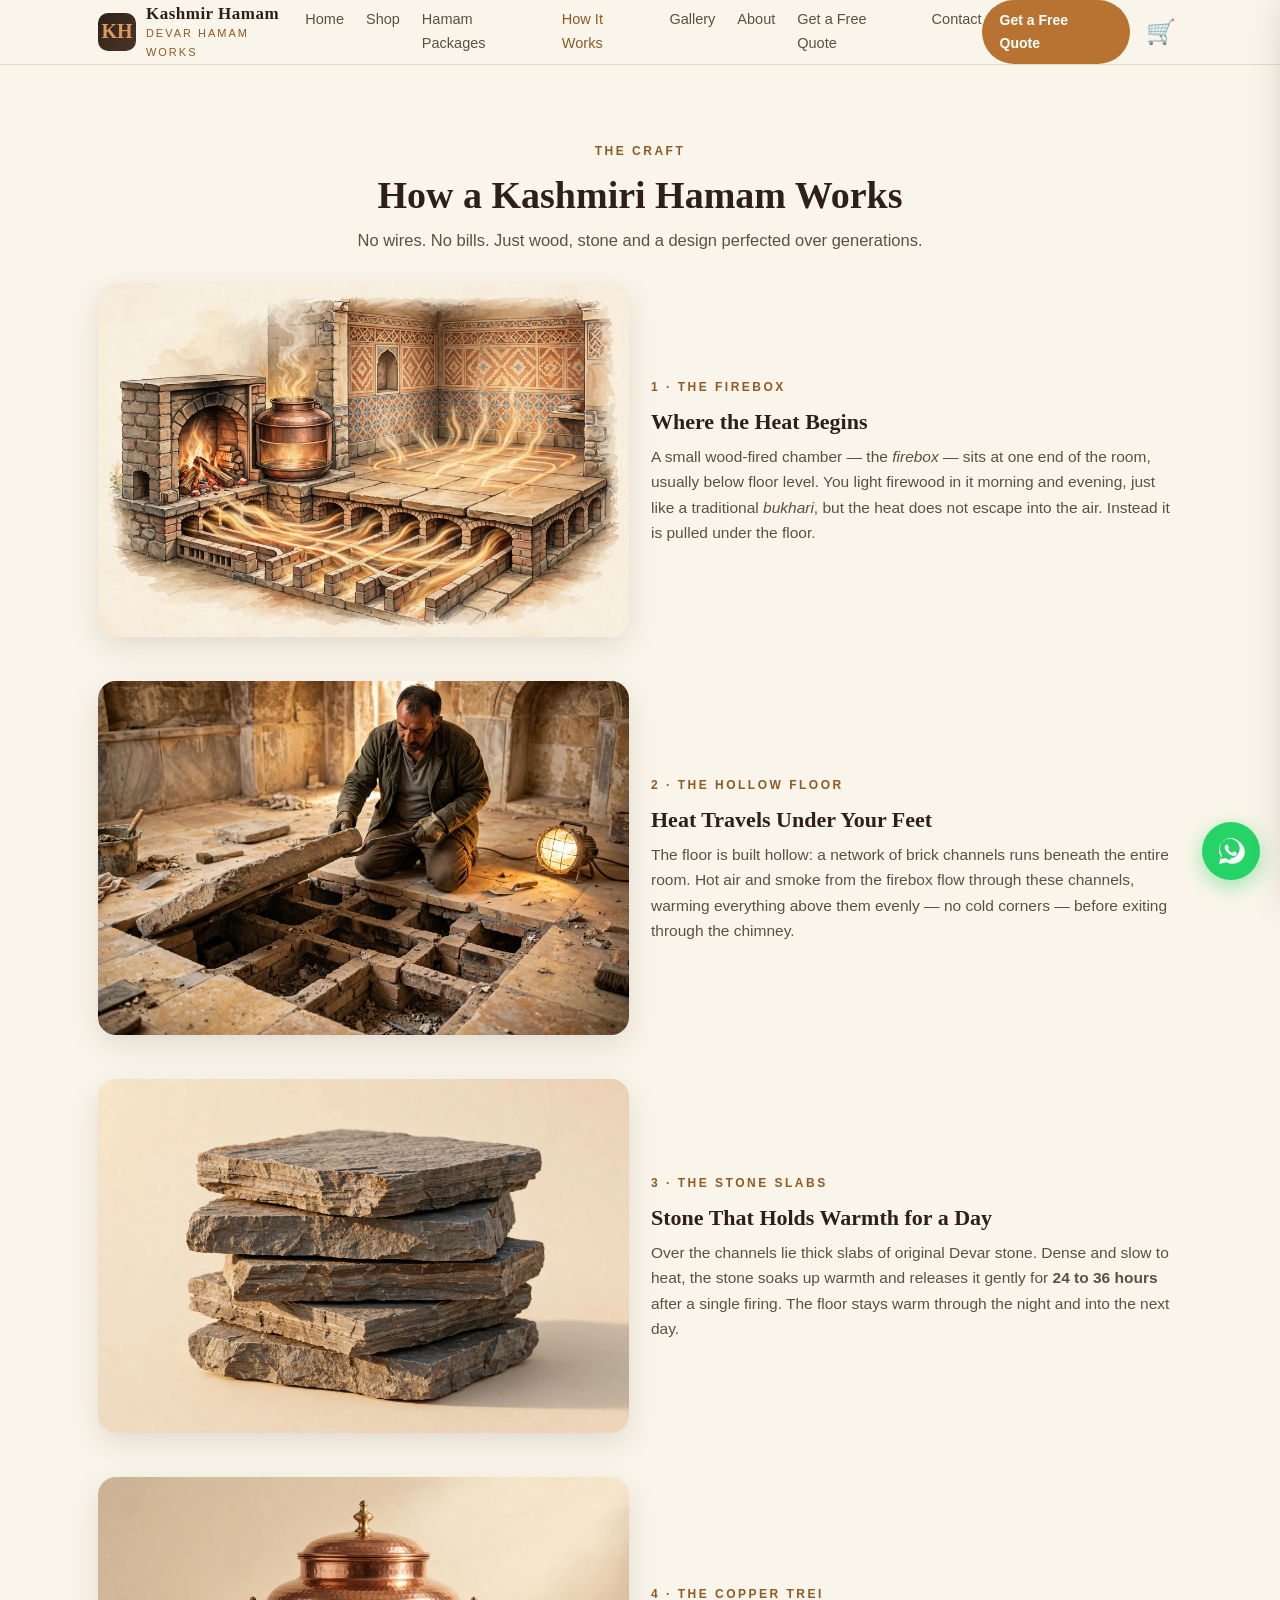
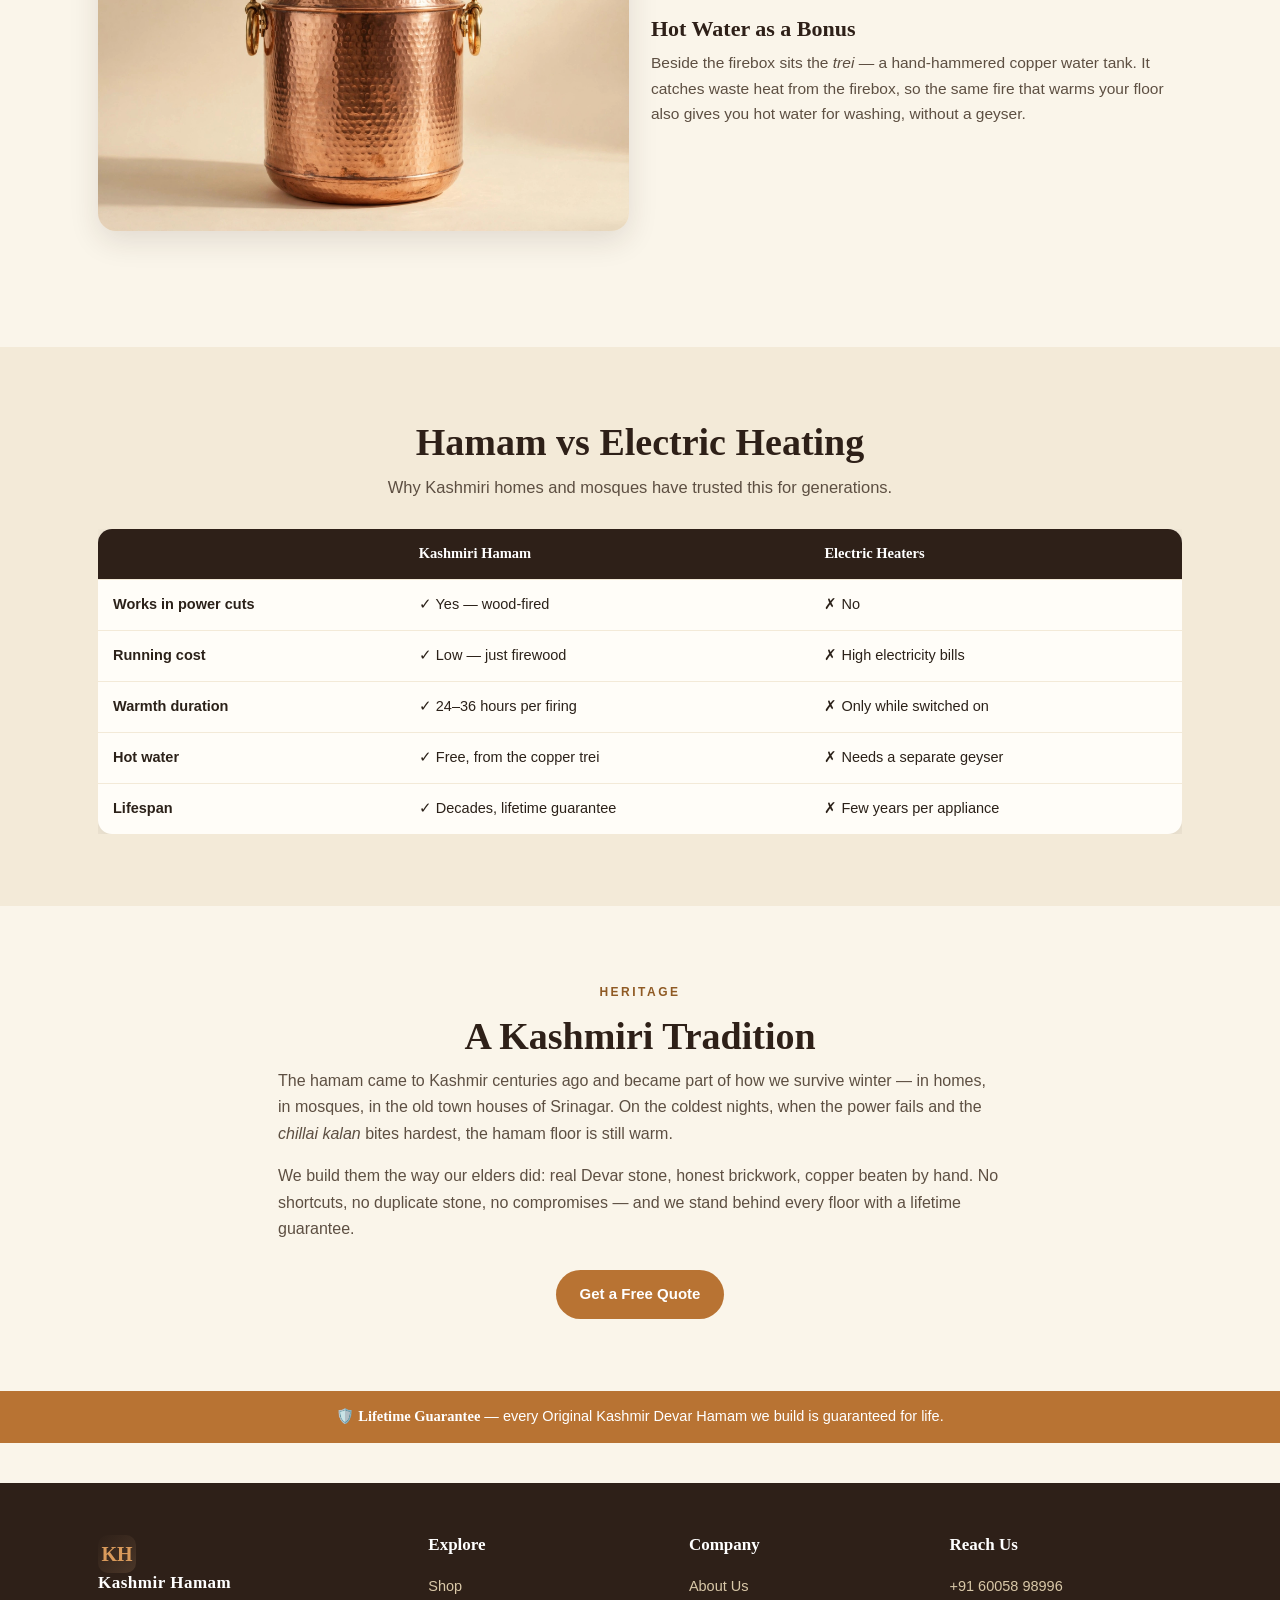
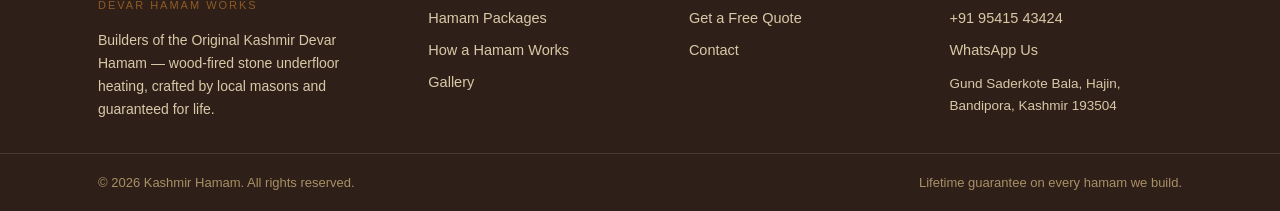
<file: how-it-works/index.html>
<!DOCTYPE html><html lang="en"><head><meta charset="UTF-8"/>
<meta name="viewport" content="width=device-width, initial-scale=1.0"/>
<title>How a Kashmiri Hamam Works — Wood-Fired Stone Heating | Kashmir Hamam</title><meta name="description" content="Learn how a traditional Kashmiri hamam works: firebox, hollow floor channels, Devar stone slabs and copper trei. 24–36 hours of warmth with no electricity."/>
<link rel="stylesheet" href="/assets/site.css"/>
<script>window.KH_PRODUCTS={"trei-50": {"badge": "Bestseller", "category": "trei", "description": "Traditional hand-hammered copper water tank. Sits beside the firebox so you have hot water through the day without any geyser.", "id": "trei-50", "image": "trei-50.jpg", "name": "Copper Trei \u2014 50 Litre", "price": 14500, "spec": "50 L \u00b7 hand-hammered copper \u00b7 fitted lid & brass handles", "unit": "per piece"}, "trei-100": {"badge": "", "category": "trei", "description": "Large family-size copper trei for bigger households, guesthouses and mosques. Same lifetime build quality.", "id": "trei-100", "image": "trei-100.jpg", "name": "Copper Trei \u2014 100 Litre", "price": 24000, "spec": "100 L \u00b7 hand-hammered copper \u00b7 fitted lid & brass handles", "unit": "per piece"}, "stone-devar": {"badge": "Original Stone", "category": "stone", "description": "Genuine Devar stone \u2014 the stone a real hamam is built from. Superb heat retention, cut and finished by our own masons.", "id": "stone-devar", "image": "stone-slabs.jpg", "name": "Original Devar Stone Slabs", "price": 450, "spec": "Natural Devar stone \u00b7 2 inch thick \u00b7 cut to size", "unit": "per sq. ft."}, "firebox-set": {"badge": "", "category": "fittings", "description": "Heavy cast-iron firebox door with adjustable air vent and matching grate bars. Built to take daily wood firing for years.", "id": "firebox-set", "image": "firebox-set.jpg", "name": "Firebox Door & Grate Set", "price": 6800, "spec": "Cast iron door + grate bars \u00b7 air vent control", "unit": "per set"}, "chimney-set": {"badge": "", "category": "fittings", "description": "Complete flue set that carries smoke safely out while keeping the heat where it belongs \u2014 under your floor.", "id": "chimney-set", "image": "chimney-set.jpg", "name": "Chimney Flue Pipe Set", "price": 5200, "spec": "6 inch dia \u00b7 10 ft length \u00b7 elbows + rain cap included", "unit": "per set"}, "firebrick-kit": {"badge": "", "category": "fittings", "description": "Heat-resistant firebricks with fire cement to line your firebox. Protects the structure and holds heat longer.", "id": "firebrick-kit", "image": "firebrick-kit.jpg", "name": "Firebrick Lining Kit", "price": 3900, "spec": "40 refractory bricks \u00b7 fire cement included", "unit": "per kit"}, "repair-kit": {"badge": "", "category": "maintenance", "description": "Everything for yearly touch-ups: reseal joints, patch firebox lining and keep the floor breathing heat.", "id": "repair-kit", "image": "repair-kit.jpg", "name": "Hamam Repair Kit", "price": 2500, "spec": "Fire cement \u00b7 sealant \u00b7 brush \u00b7 trowel \u00b7 gloves", "unit": "per kit"}, "sealant-duo": {"badge": "", "category": "maintenance", "description": "Seal and polish your hamam stone slabs to protect against stains and keep the warm stone glow.", "id": "sealant-duo", "image": "sealant.jpg", "name": "Stone Sealant & Polish Duo", "price": 1200, "spec": "2 \u00d7 1 L bottles \u00b7 natural stone safe", "unit": "per set"}};</script>
</head><body><header class="site"><div class="wrap hd-in">
<a class="brand" href="/"><span class="brand-mark">KH</span><span class="brand-txt"><b>Kashmir Hamam</b><span>Devar Hamam Works</span></span></a>
<nav class="desk"><a href="/" class="">Home</a><a href="/shop/" class="">Shop</a><a href="/packages/" class="">Hamam Packages</a><a href="/how-it-works/" class="on">How It Works</a><a href="/gallery/" class="">Gallery</a><a href="/about/" class="">About</a><a href="/quote/" class="">Get a Free Quote</a><a href="/contact/" class="">Contact</a></nav>
<div class="hd-cta"><a class="btn sm" href="/quote/">Get a Free Quote</a>
<button id="cartBtn" aria-label="Cart">🛒<span id="cartCount" style="display:none">0</span></button></div>
<button id="navToggle" aria-label="Menu">☰</button></div>
<nav class="mnav" id="mnav"><a href="/" class="">Home</a><a href="/shop/" class="">Shop</a><a href="/packages/" class="">Hamam Packages</a><a href="/how-it-works/" class="on">How It Works</a><a href="/gallery/" class="">Gallery</a><a href="/about/" class="">About</a><a href="/quote/" class="">Get a Free Quote</a><a href="/contact/" class="">Contact</a></nav></header><main><section><div class="wrap"><div class="center"><span class="kicker">The Craft</span>
<h1 class="sec-title">How a Kashmiri Hamam Works</h1>
<p class="sec-sub">No wires. No bills. Just wood, stone and a design perfected over generations.</p></div>
<div class="hiw-block"><div><img src="/assets/img/how-it-works.jpg" alt="Cutaway of a traditional Kashmiri hamam heating system"></div>
<div><span class="kicker">1 · The Firebox</span><h3>Where the Heat Begins</h3>
<p>A small wood-fired chamber — the <i>firebox</i> — sits at one end of the room, usually below floor level. You light firewood in it morning and evening, just like a traditional <i>bukhari</i>, but the heat does not escape into the air. Instead it is pulled under the floor.</p></div></div>
<div class="hiw-block flip"><div><span class="kicker">2 · The Hollow Floor</span><h3>Heat Travels Under Your Feet</h3>
<p>The floor is built hollow: a network of brick channels runs beneath the entire room. Hot air and smoke from the firebox flow through these channels, warming everything above them evenly — no cold corners — before exiting through the chimney.</p></div>
<div><img src="/assets/img/gallery-repair-1.jpg" alt="Hollow heating channels beneath hamam stone slabs"></div></div>
<div class="hiw-block"><div><img src="/assets/img/stone-slabs.jpg" alt="Devar stone slabs for hamam flooring"></div>
<div><span class="kicker">3 · The Stone Slabs</span><h3>Stone That Holds Warmth for a Day</h3>
<p>Over the channels lie thick slabs of original Devar stone. Dense and slow to heat, the stone soaks up warmth and releases it gently for <b>24 to 36 hours</b> after a single firing. The floor stays warm through the night and into the next day.</p></div></div>
<div class="hiw-block flip"><div><span class="kicker">4 · The Copper Trei</span><h3>Hot Water as a Bonus</h3>
<p>Beside the firebox sits the <i>trei</i> — a hand-hammered copper water tank. It catches waste heat from the firebox, so the same fire that warms your floor also gives you hot water for washing, without a geyser.</p></div>
<div><img src="/assets/img/trei-50.jpg" alt="Hand-hammered copper trei water tank"></div></div>
</div></section>
<section style="background:var(--cream2)"><div class="wrap"><div class="center">
<h2 class="sec-title">Hamam vs Electric Heating</h2><p class="sec-sub">Why Kashmiri homes and mosques have trusted this for generations.</p></div>
<div style="overflow-x:auto"><table class="compare">
<tr><th></th><th>Kashmiri Hamam</th><th>Electric Heaters</th></tr>
<tr><td>Works in power cuts</td><td>✓ Yes — wood-fired</td><td>✗ No</td></tr>
<tr><td>Running cost</td><td>✓ Low — just firewood</td><td>✗ High electricity bills</td></tr>
<tr><td>Warmth duration</td><td>✓ 24–36 hours per firing</td><td>✗ Only while switched on</td></tr>
<tr><td>Hot water</td><td>✓ Free, from the copper trei</td><td>✗ Needs a separate geyser</td></tr>
<tr><td>Lifespan</td><td>✓ Decades, lifetime guarantee</td><td>✗ Few years per appliance</td></tr>
</table></div></div></section>
<section><div class="wrap" style="max-width:760px"><div class="center"><span class="kicker">Heritage</span>
<h2 class="sec-title">A Kashmiri Tradition</h2></div>
<p style="color:var(--ink2);font-size:16px;margin-bottom:16px">The hamam came to Kashmir centuries ago and became part of how we survive winter — in homes, in mosques, in the old town houses of Srinagar. On the coldest nights, when the power fails and the <i>chillai kalan</i> bites hardest, the hamam floor is still warm.</p>
<p style="color:var(--ink2);font-size:16px">We build them the way our elders did: real Devar stone, honest brickwork, copper beaten by hand. No shortcuts, no duplicate stone, no compromises — and we stand behind every floor with a lifetime guarantee.</p>
<div class="center" style="margin-top:28px"><a class="btn" href="/quote/">Get a Free Quote</a></div></div></section></main><div class="guarantee-bar">🛡️ <b>Lifetime Guarantee</b> — every Original Kashmir Devar Hamam we build is guaranteed for life.</div>
<footer><div class="wrap"><div class="ft-grid">
<div class="ft-brand"><a class="brand" href="/"><span class="brand-mark">KH</span><span class="brand-txt"><b style="color:#fff">Kashmir Hamam</b><span>Devar Hamam Works</span></span></a>
<p>Builders of the Original Kashmir Devar Hamam — wood-fired stone underfloor heating, crafted by local masons and guaranteed for life.</p></div>
<div><h4>Explore</h4><a href="/shop/">Shop</a><a href="/packages/">Hamam Packages</a><a href="/how-it-works/">How a Hamam Works</a><a href="/gallery/">Gallery</a></div>
<div><h4>Company</h4><a href="/about/">About Us</a><a href="/quote/">Get a Free Quote</a><a href="/contact/">Contact</a></div>
<div><h4>Reach Us</h4><a href="tel:+916005898996">+91 60058 98996</a><a href="tel:+919541543424">+91 95415 43424</a><a href="https://wa.me/916005898996?text=Assalamu%20alaikum%21%20I%20want%20to%20know%20more%20about%20Kashmir%20Hamam.">WhatsApp Us</a><p style="font-size:13.5px;margin-top:6px">Gund Saderkote Bala, Hajin, Bandipora, Kashmir 193504</p></div>
</div></div>
<div class="ft-bottom"><div class="wrap" style="display:flex;justify-content:space-between;flex-wrap:wrap;gap:8px;width:100%">
<span>© 2026 Kashmir Hamam. All rights reserved.</span><span>Lifetime guarantee on every hamam we build.</span>
</div></div></footer><a id="waFloat" href="https://wa.me/916005898996?text=Assalamu%20alaikum%21%20I%20want%20to%20know%20more%20about%20Kashmir%20Hamam." target="_blank" aria-label="Chat on WhatsApp">
<svg viewBox="0 0 32 32"><path d="M16 3C9.4 3 4 8.4 4 15c0 2.4.7 4.6 1.9 6.5L4 29l7.7-1.8c1.8 1 3.9 1.6 6.1 1.6 6.6 0 12-5.4 12-12S22.6 3 16 3zm0 21.8c-1.9 0-3.7-.5-5.3-1.5l-.4-.2-4.6 1.1 1.2-4.5-.3-.4c-1.1-1.7-1.7-3.7-1.7-5.8 0-5.4 4.4-9.8 9.9-9.8s9.9 4.4 9.9 9.8-4.5 9.9-9.7 9.9zm5.4-7.4c-.3-.1-1.8-.9-2-1-.3-.1-.5-.1-.7.1-.2.3-.8 1-.9 1.2-.2.2-.3.2-.6.1-.3-.1-1.2-.4-2.3-1.4-.9-.8-1.4-1.7-1.6-2-.2-.3 0-.5.1-.6.1-.2.3-.7.4-.9.1-.2.1-.4 0-.5-.1-.1-.7-1.7-1-2.3-.2-.6-.5-.5-.7-.5h-.6c-.2 0-.5.2-.8.4-.3.3-1 1-1 2.5s1.1 2.9 1.2 3.1c.1.2 2.1 3.2 5.1 4.5.7.3 1.3.5 1.7.6.7.2 1.4.2 1.9.1.6-.1 1.8-.7 2-1.4.3-.7.3-1.3.2-1.4 0-.1-.3-.2-.6-.3z"/></svg></a><div id="cartOverlay"></div><aside id="cartDrawer" aria-label="Shopping cart">
<div class="cd-hd"><h3>Your Cart</h3><button class="cd-x" id="cartX">×</button></div>
<div class="cd-items" id="cartItems"></div>
<div class="cd-ft" id="cartFoot" style="display:none"><div class="cd-total"><span>Total</span><span id="cartTotalVal">₹0</span></div>
<a class="btn wa" href="#" onclick="khCheckoutWA();return false;">Order on WhatsApp</a>
<button class="btn ghost sm" onclick="khCloseCart()" style="width:100%">Continue Shopping</button></div>
</aside><script src="/assets/site.js"></script></body></html>
</file>
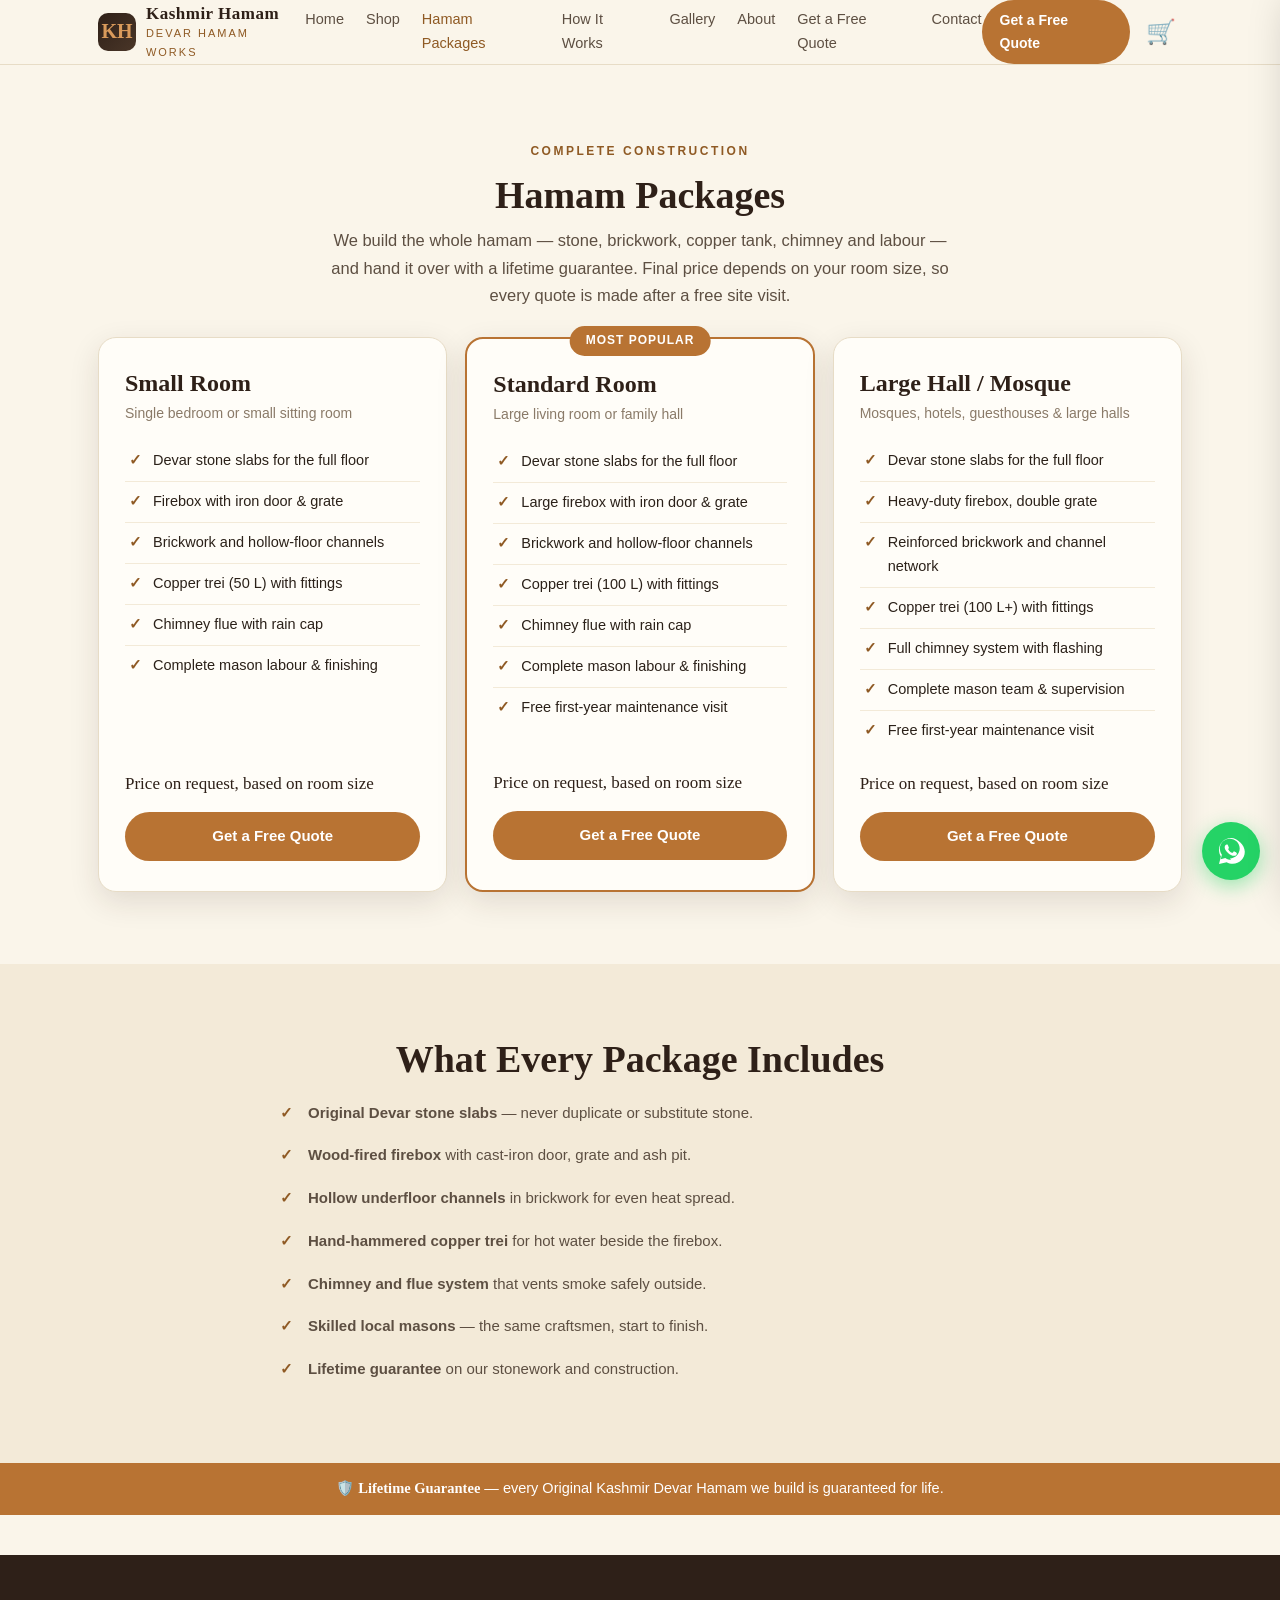
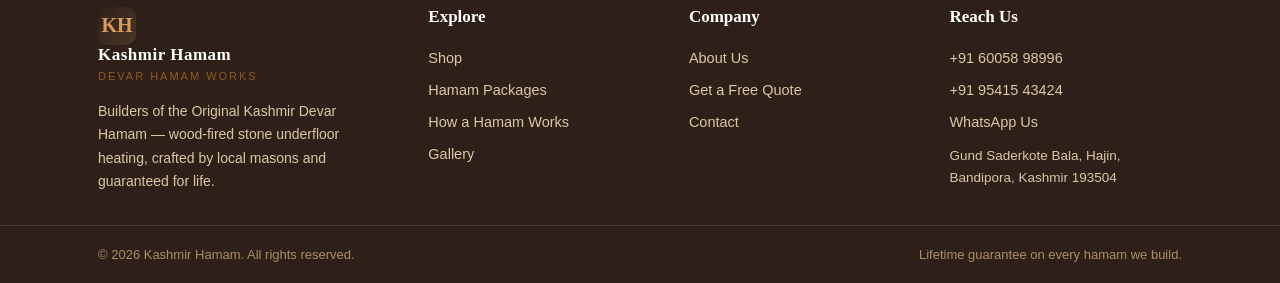
<file: packages/index.html>
<!DOCTYPE html><html lang="en"><head><meta charset="UTF-8"/>
<meta name="viewport" content="width=device-width, initial-scale=1.0"/>
<title>Hamam Packages — Small Room, Standard Room, Mosque Halls | Kashmir Hamam</title><meta name="description" content="Complete hamam construction packages for homes, mosques and hotels in Kashmir. Stone slabs, firebox, copper tank &amp; mason labour with lifetime guarantee. Price on request."/>
<link rel="stylesheet" href="/assets/site.css"/>
<script>window.KH_PRODUCTS={"trei-50": {"badge": "Bestseller", "category": "trei", "description": "Traditional hand-hammered copper water tank. Sits beside the firebox so you have hot water through the day without any geyser.", "id": "trei-50", "image": "trei-50.jpg", "name": "Copper Trei \u2014 50 Litre", "price": 14500, "spec": "50 L \u00b7 hand-hammered copper \u00b7 fitted lid & brass handles", "unit": "per piece"}, "trei-100": {"badge": "", "category": "trei", "description": "Large family-size copper trei for bigger households, guesthouses and mosques. Same lifetime build quality.", "id": "trei-100", "image": "trei-100.jpg", "name": "Copper Trei \u2014 100 Litre", "price": 24000, "spec": "100 L \u00b7 hand-hammered copper \u00b7 fitted lid & brass handles", "unit": "per piece"}, "stone-devar": {"badge": "Original Stone", "category": "stone", "description": "Genuine Devar stone \u2014 the stone a real hamam is built from. Superb heat retention, cut and finished by our own masons.", "id": "stone-devar", "image": "stone-slabs.jpg", "name": "Original Devar Stone Slabs", "price": 450, "spec": "Natural Devar stone \u00b7 2 inch thick \u00b7 cut to size", "unit": "per sq. ft."}, "firebox-set": {"badge": "", "category": "fittings", "description": "Heavy cast-iron firebox door with adjustable air vent and matching grate bars. Built to take daily wood firing for years.", "id": "firebox-set", "image": "firebox-set.jpg", "name": "Firebox Door & Grate Set", "price": 6800, "spec": "Cast iron door + grate bars \u00b7 air vent control", "unit": "per set"}, "chimney-set": {"badge": "", "category": "fittings", "description": "Complete flue set that carries smoke safely out while keeping the heat where it belongs \u2014 under your floor.", "id": "chimney-set", "image": "chimney-set.jpg", "name": "Chimney Flue Pipe Set", "price": 5200, "spec": "6 inch dia \u00b7 10 ft length \u00b7 elbows + rain cap included", "unit": "per set"}, "firebrick-kit": {"badge": "", "category": "fittings", "description": "Heat-resistant firebricks with fire cement to line your firebox. Protects the structure and holds heat longer.", "id": "firebrick-kit", "image": "firebrick-kit.jpg", "name": "Firebrick Lining Kit", "price": 3900, "spec": "40 refractory bricks \u00b7 fire cement included", "unit": "per kit"}, "repair-kit": {"badge": "", "category": "maintenance", "description": "Everything for yearly touch-ups: reseal joints, patch firebox lining and keep the floor breathing heat.", "id": "repair-kit", "image": "repair-kit.jpg", "name": "Hamam Repair Kit", "price": 2500, "spec": "Fire cement \u00b7 sealant \u00b7 brush \u00b7 trowel \u00b7 gloves", "unit": "per kit"}, "sealant-duo": {"badge": "", "category": "maintenance", "description": "Seal and polish your hamam stone slabs to protect against stains and keep the warm stone glow.", "id": "sealant-duo", "image": "sealant.jpg", "name": "Stone Sealant & Polish Duo", "price": 1200, "spec": "2 \u00d7 1 L bottles \u00b7 natural stone safe", "unit": "per set"}};</script>
</head><body><header class="site"><div class="wrap hd-in">
<a class="brand" href="/"><span class="brand-mark">KH</span><span class="brand-txt"><b>Kashmir Hamam</b><span>Devar Hamam Works</span></span></a>
<nav class="desk"><a href="/" class="">Home</a><a href="/shop/" class="">Shop</a><a href="/packages/" class="on">Hamam Packages</a><a href="/how-it-works/" class="">How It Works</a><a href="/gallery/" class="">Gallery</a><a href="/about/" class="">About</a><a href="/quote/" class="">Get a Free Quote</a><a href="/contact/" class="">Contact</a></nav>
<div class="hd-cta"><a class="btn sm" href="/quote/">Get a Free Quote</a>
<button id="cartBtn" aria-label="Cart">🛒<span id="cartCount" style="display:none">0</span></button></div>
<button id="navToggle" aria-label="Menu">☰</button></div>
<nav class="mnav" id="mnav"><a href="/" class="">Home</a><a href="/shop/" class="">Shop</a><a href="/packages/" class="on">Hamam Packages</a><a href="/how-it-works/" class="">How It Works</a><a href="/gallery/" class="">Gallery</a><a href="/about/" class="">About</a><a href="/quote/" class="">Get a Free Quote</a><a href="/contact/" class="">Contact</a></nav></header><main><section><div class="wrap"><div class="center"><span class="kicker">Complete Construction</span>
<h1 class="sec-title">Hamam Packages</h1>
<p class="sec-sub">We build the whole hamam — stone, brickwork, copper tank, chimney and labour — and hand it over with a lifetime guarantee. Final price depends on your room size, so every quote is made after a free site visit.</p></div>
<div class="grid g2 g3"><div class="pkg"><h3>Small Room</h3><div class="for">Single bedroom or small sitting room</div><ul><li>Devar stone slabs for the full floor</li><li>Firebox with iron door &amp; grate</li><li>Brickwork and hollow-floor channels</li><li>Copper trei (50 L) with fittings</li><li>Chimney flue with rain cap</li><li>Complete mason labour &amp; finishing</li></ul>
<div class="por">Price on request, based on room size</div>
<a class="btn" href="/quote/" style="text-align:center">Get a Free Quote</a></div><div class="pkg hot"><span class="tag">Most Popular</span><h3>Standard Room</h3><div class="for">Large living room or family hall</div><ul><li>Devar stone slabs for the full floor</li><li>Large firebox with iron door &amp; grate</li><li>Brickwork and hollow-floor channels</li><li>Copper trei (100 L) with fittings</li><li>Chimney flue with rain cap</li><li>Complete mason labour &amp; finishing</li><li>Free first-year maintenance visit</li></ul>
<div class="por">Price on request, based on room size</div>
<a class="btn" href="/quote/" style="text-align:center">Get a Free Quote</a></div><div class="pkg"><h3>Large Hall / Mosque</h3><div class="for">Mosques, hotels, guesthouses & large halls</div><ul><li>Devar stone slabs for the full floor</li><li>Heavy-duty firebox, double grate</li><li>Reinforced brickwork and channel network</li><li>Copper trei (100 L+) with fittings</li><li>Full chimney system with flashing</li><li>Complete mason team &amp; supervision</li><li>Free first-year maintenance visit</li></ul>
<div class="por">Price on request, based on room size</div>
<a class="btn" href="/quote/" style="text-align:center">Get a Free Quote</a></div></div></div></section>
<section style="background:var(--cream2)"><div class="wrap" style="max-width:760px"><h2 class="sec-title center">What Every Package Includes</h2>
<ul class="check-list">
<li><b>Original Devar stone slabs</b> — never duplicate or substitute stone.</li>
<li><b>Wood-fired firebox</b> with cast-iron door, grate and ash pit.</li>
<li><b>Hollow underfloor channels</b> in brickwork for even heat spread.</li>
<li><b>Hand-hammered copper trei</b> for hot water beside the firebox.</li>
<li><b>Chimney and flue system</b> that vents smoke safely outside.</li>
<li><b>Skilled local masons</b> — the same craftsmen, start to finish.</li>
<li><b>Lifetime guarantee</b> on our stonework and construction.</li>
</ul></div></section></main><div class="guarantee-bar">🛡️ <b>Lifetime Guarantee</b> — every Original Kashmir Devar Hamam we build is guaranteed for life.</div>
<footer><div class="wrap"><div class="ft-grid">
<div class="ft-brand"><a class="brand" href="/"><span class="brand-mark">KH</span><span class="brand-txt"><b style="color:#fff">Kashmir Hamam</b><span>Devar Hamam Works</span></span></a>
<p>Builders of the Original Kashmir Devar Hamam — wood-fired stone underfloor heating, crafted by local masons and guaranteed for life.</p></div>
<div><h4>Explore</h4><a href="/shop/">Shop</a><a href="/packages/">Hamam Packages</a><a href="/how-it-works/">How a Hamam Works</a><a href="/gallery/">Gallery</a></div>
<div><h4>Company</h4><a href="/about/">About Us</a><a href="/quote/">Get a Free Quote</a><a href="/contact/">Contact</a></div>
<div><h4>Reach Us</h4><a href="tel:+916005898996">+91 60058 98996</a><a href="tel:+919541543424">+91 95415 43424</a><a href="https://wa.me/916005898996?text=Assalamu%20alaikum%21%20I%20want%20to%20know%20more%20about%20Kashmir%20Hamam.">WhatsApp Us</a><p style="font-size:13.5px;margin-top:6px">Gund Saderkote Bala, Hajin, Bandipora, Kashmir 193504</p></div>
</div></div>
<div class="ft-bottom"><div class="wrap" style="display:flex;justify-content:space-between;flex-wrap:wrap;gap:8px;width:100%">
<span>© 2026 Kashmir Hamam. All rights reserved.</span><span>Lifetime guarantee on every hamam we build.</span>
</div></div></footer><a id="waFloat" href="https://wa.me/916005898996?text=Assalamu%20alaikum%21%20I%20want%20to%20know%20more%20about%20Kashmir%20Hamam." target="_blank" aria-label="Chat on WhatsApp">
<svg viewBox="0 0 32 32"><path d="M16 3C9.4 3 4 8.4 4 15c0 2.4.7 4.6 1.9 6.5L4 29l7.7-1.8c1.8 1 3.9 1.6 6.1 1.6 6.6 0 12-5.4 12-12S22.6 3 16 3zm0 21.8c-1.9 0-3.7-.5-5.3-1.5l-.4-.2-4.6 1.1 1.2-4.5-.3-.4c-1.1-1.7-1.7-3.7-1.7-5.8 0-5.4 4.4-9.8 9.9-9.8s9.9 4.4 9.9 9.8-4.5 9.9-9.7 9.9zm5.4-7.4c-.3-.1-1.8-.9-2-1-.3-.1-.5-.1-.7.1-.2.3-.8 1-.9 1.2-.2.2-.3.2-.6.1-.3-.1-1.2-.4-2.3-1.4-.9-.8-1.4-1.7-1.6-2-.2-.3 0-.5.1-.6.1-.2.3-.7.4-.9.1-.2.1-.4 0-.5-.1-.1-.7-1.7-1-2.3-.2-.6-.5-.5-.7-.5h-.6c-.2 0-.5.2-.8.4-.3.3-1 1-1 2.5s1.1 2.9 1.2 3.1c.1.2 2.1 3.2 5.1 4.5.7.3 1.3.5 1.7.6.7.2 1.4.2 1.9.1.6-.1 1.8-.7 2-1.4.3-.7.3-1.3.2-1.4 0-.1-.3-.2-.6-.3z"/></svg></a><div id="cartOverlay"></div><aside id="cartDrawer" aria-label="Shopping cart">
<div class="cd-hd"><h3>Your Cart</h3><button class="cd-x" id="cartX">×</button></div>
<div class="cd-items" id="cartItems"></div>
<div class="cd-ft" id="cartFoot" style="display:none"><div class="cd-total"><span>Total</span><span id="cartTotalVal">₹0</span></div>
<a class="btn wa" href="#" onclick="khCheckoutWA();return false;">Order on WhatsApp</a>
<button class="btn ghost sm" onclick="khCloseCart()" style="width:100%">Continue Shopping</button></div>
</aside><script src="/assets/site.js"></script></body></html>
</file>
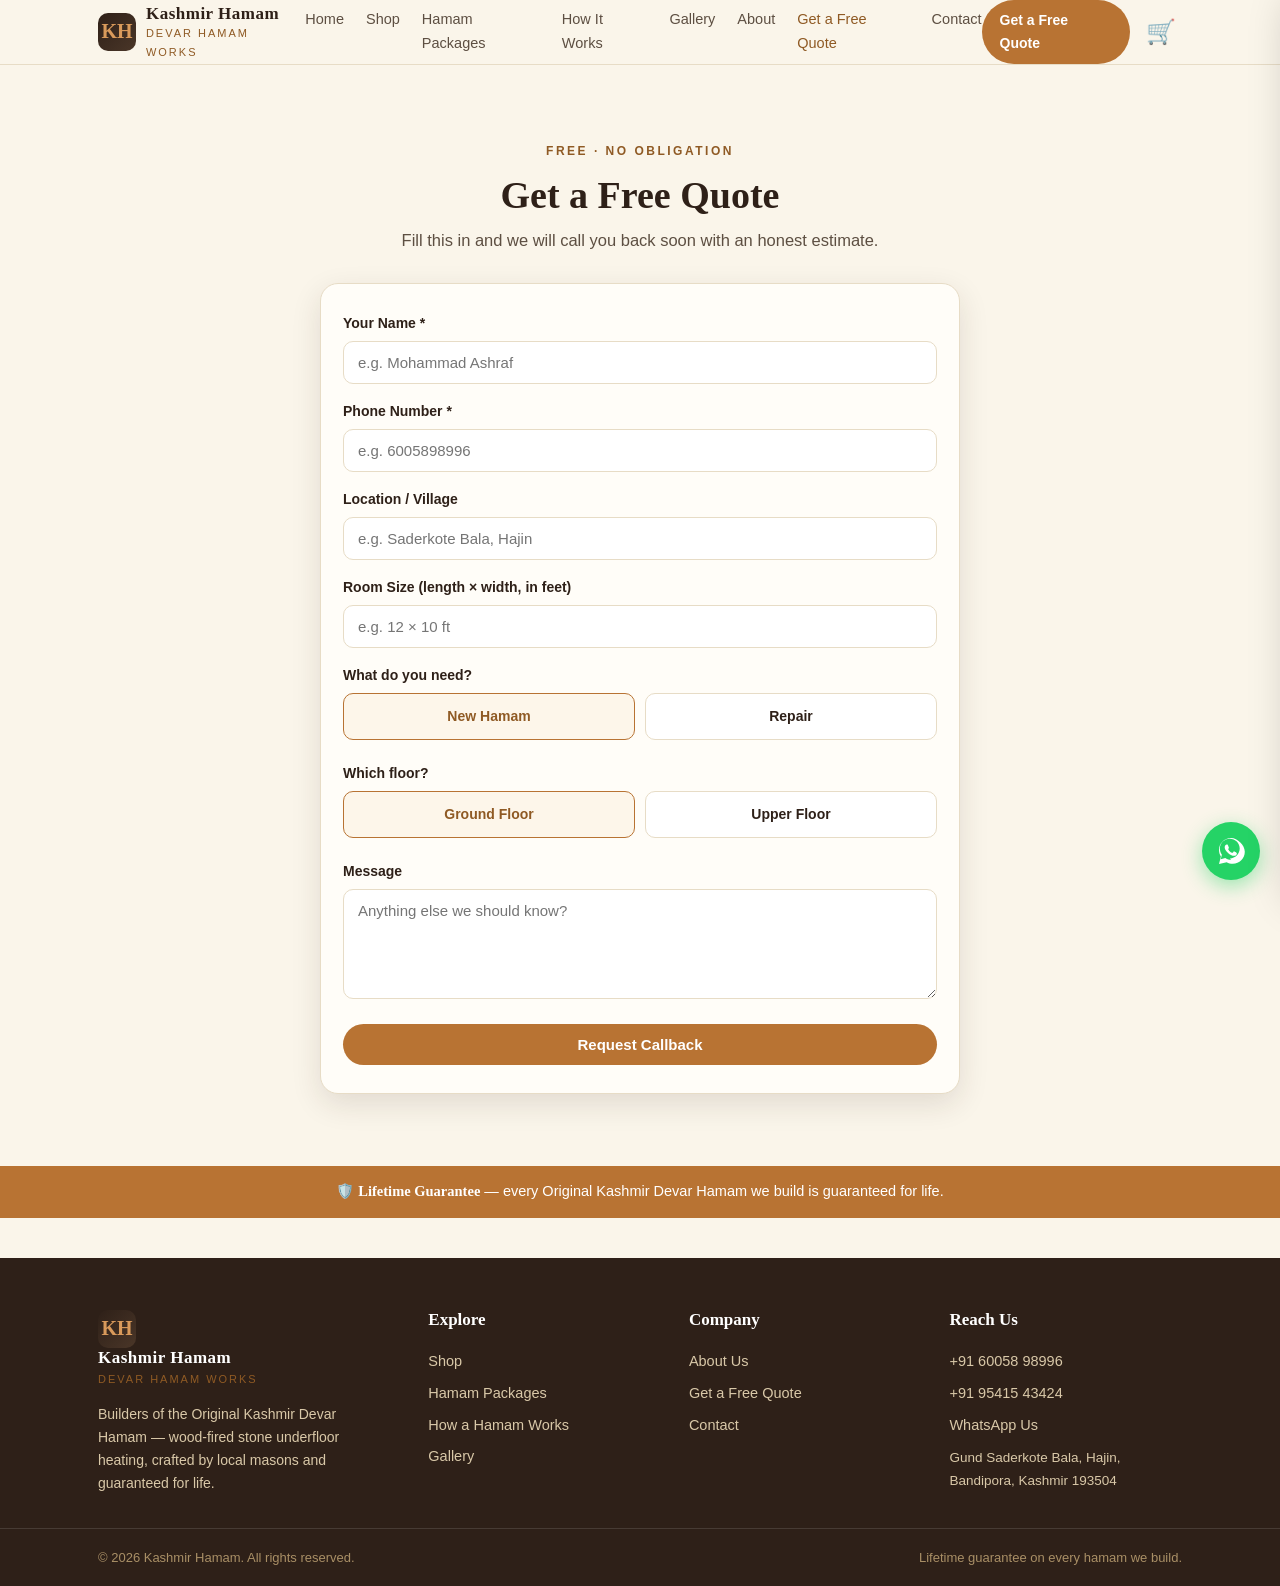
<file: quote/index.html>
<!DOCTYPE html><html lang="en"><head><meta charset="UTF-8"/>
<meta name="viewport" content="width=device-width, initial-scale=1.0"/>
<title>Get a Free Hamam Quote — Hamam Price in Kashmir | Kashmir Hamam</title><meta name="description" content="Free hamam quote in Kashmir. Tell us your room size and village — we visit, measure and give an honest price. New hamams &amp; repairs."/>
<link rel="stylesheet" href="/assets/site.css"/>
<script>window.KH_PRODUCTS={"trei-50": {"badge": "Bestseller", "category": "trei", "description": "Traditional hand-hammered copper water tank. Sits beside the firebox so you have hot water through the day without any geyser.", "id": "trei-50", "image": "trei-50.jpg", "name": "Copper Trei \u2014 50 Litre", "price": 14500, "spec": "50 L \u00b7 hand-hammered copper \u00b7 fitted lid & brass handles", "unit": "per piece"}, "trei-100": {"badge": "", "category": "trei", "description": "Large family-size copper trei for bigger households, guesthouses and mosques. Same lifetime build quality.", "id": "trei-100", "image": "trei-100.jpg", "name": "Copper Trei \u2014 100 Litre", "price": 24000, "spec": "100 L \u00b7 hand-hammered copper \u00b7 fitted lid & brass handles", "unit": "per piece"}, "stone-devar": {"badge": "Original Stone", "category": "stone", "description": "Genuine Devar stone \u2014 the stone a real hamam is built from. Superb heat retention, cut and finished by our own masons.", "id": "stone-devar", "image": "stone-slabs.jpg", "name": "Original Devar Stone Slabs", "price": 450, "spec": "Natural Devar stone \u00b7 2 inch thick \u00b7 cut to size", "unit": "per sq. ft."}, "firebox-set": {"badge": "", "category": "fittings", "description": "Heavy cast-iron firebox door with adjustable air vent and matching grate bars. Built to take daily wood firing for years.", "id": "firebox-set", "image": "firebox-set.jpg", "name": "Firebox Door & Grate Set", "price": 6800, "spec": "Cast iron door + grate bars \u00b7 air vent control", "unit": "per set"}, "chimney-set": {"badge": "", "category": "fittings", "description": "Complete flue set that carries smoke safely out while keeping the heat where it belongs \u2014 under your floor.", "id": "chimney-set", "image": "chimney-set.jpg", "name": "Chimney Flue Pipe Set", "price": 5200, "spec": "6 inch dia \u00b7 10 ft length \u00b7 elbows + rain cap included", "unit": "per set"}, "firebrick-kit": {"badge": "", "category": "fittings", "description": "Heat-resistant firebricks with fire cement to line your firebox. Protects the structure and holds heat longer.", "id": "firebrick-kit", "image": "firebrick-kit.jpg", "name": "Firebrick Lining Kit", "price": 3900, "spec": "40 refractory bricks \u00b7 fire cement included", "unit": "per kit"}, "repair-kit": {"badge": "", "category": "maintenance", "description": "Everything for yearly touch-ups: reseal joints, patch firebox lining and keep the floor breathing heat.", "id": "repair-kit", "image": "repair-kit.jpg", "name": "Hamam Repair Kit", "price": 2500, "spec": "Fire cement \u00b7 sealant \u00b7 brush \u00b7 trowel \u00b7 gloves", "unit": "per kit"}, "sealant-duo": {"badge": "", "category": "maintenance", "description": "Seal and polish your hamam stone slabs to protect against stains and keep the warm stone glow.", "id": "sealant-duo", "image": "sealant.jpg", "name": "Stone Sealant & Polish Duo", "price": 1200, "spec": "2 \u00d7 1 L bottles \u00b7 natural stone safe", "unit": "per set"}};</script>
</head><body><header class="site"><div class="wrap hd-in">
<a class="brand" href="/"><span class="brand-mark">KH</span><span class="brand-txt"><b>Kashmir Hamam</b><span>Devar Hamam Works</span></span></a>
<nav class="desk"><a href="/" class="">Home</a><a href="/shop/" class="">Shop</a><a href="/packages/" class="">Hamam Packages</a><a href="/how-it-works/" class="">How It Works</a><a href="/gallery/" class="">Gallery</a><a href="/about/" class="">About</a><a href="/quote/" class="on">Get a Free Quote</a><a href="/contact/" class="">Contact</a></nav>
<div class="hd-cta"><a class="btn sm" href="/quote/">Get a Free Quote</a>
<button id="cartBtn" aria-label="Cart">🛒<span id="cartCount" style="display:none">0</span></button></div>
<button id="navToggle" aria-label="Menu">☰</button></div>
<nav class="mnav" id="mnav"><a href="/" class="">Home</a><a href="/shop/" class="">Shop</a><a href="/packages/" class="">Hamam Packages</a><a href="/how-it-works/" class="">How It Works</a><a href="/gallery/" class="">Gallery</a><a href="/about/" class="">About</a><a href="/quote/" class="on">Get a Free Quote</a><a href="/contact/" class="">Contact</a></nav></header><main><section><div class="wrap"><div class="center"><span class="kicker">Free · No Obligation</span>
<h1 class="sec-title">Get a Free Quote</h1>
<p class="sec-sub">Fill this in and we will call you back soon with an honest estimate.</p></div>
<div class="form"><form id="quoteForm"><div id="quoteFields">
<div class="fg"><label>Your Name *</label><input name="name" required placeholder="e.g. Mohammad Ashraf"></div>
<div class="fg"><label>Phone Number *</label><input name="phone" required inputmode="tel" placeholder="e.g. 6005898996"></div>
<div class="fg"><label>Location / Village</label><input name="location" placeholder="e.g. Saderkote Bala, Hajin"></div>
<div class="fg"><label>Room Size (length × width, in feet)</label><input name="roomsize" placeholder="e.g. 12 × 10 ft"></div>
<div class="fg"><label>What do you need?</label><div class="radio-row">
<label class="radio-pill"><input type="radio" name="jobtype" value="New hamam" checked><span>New Hamam</span></label>
<label class="radio-pill"><input type="radio" name="jobtype" value="Repair"><span>Repair</span></label></div></div>
<div class="fg"><label>Which floor?</label><div class="radio-row">
<label class="radio-pill"><input type="radio" name="floor" value="Ground floor" checked><span>Ground Floor</span></label>
<label class="radio-pill"><input type="radio" name="floor" value="Upper floor"><span>Upper Floor</span></label></div></div>
<div class="fg"><label>Message</label><textarea name="message" placeholder="Anything else we should know?"></textarea></div>
<button class="btn" type="submit" style="width:100%">Request Callback</button>
</div>
<div class="thanks" id="quoteThanks"><h3>✓ Request Received</h3><p></p>
<a class="btn wa" id="quoteWA" href="#" target="_blank">Send Details on WhatsApp Instead</a></div>
</form></div></div></section></main><div class="guarantee-bar">🛡️ <b>Lifetime Guarantee</b> — every Original Kashmir Devar Hamam we build is guaranteed for life.</div>
<footer><div class="wrap"><div class="ft-grid">
<div class="ft-brand"><a class="brand" href="/"><span class="brand-mark">KH</span><span class="brand-txt"><b style="color:#fff">Kashmir Hamam</b><span>Devar Hamam Works</span></span></a>
<p>Builders of the Original Kashmir Devar Hamam — wood-fired stone underfloor heating, crafted by local masons and guaranteed for life.</p></div>
<div><h4>Explore</h4><a href="/shop/">Shop</a><a href="/packages/">Hamam Packages</a><a href="/how-it-works/">How a Hamam Works</a><a href="/gallery/">Gallery</a></div>
<div><h4>Company</h4><a href="/about/">About Us</a><a href="/quote/">Get a Free Quote</a><a href="/contact/">Contact</a></div>
<div><h4>Reach Us</h4><a href="tel:+916005898996">+91 60058 98996</a><a href="tel:+919541543424">+91 95415 43424</a><a href="https://wa.me/916005898996?text=Assalamu%20alaikum%21%20I%20want%20to%20know%20more%20about%20Kashmir%20Hamam.">WhatsApp Us</a><p style="font-size:13.5px;margin-top:6px">Gund Saderkote Bala, Hajin, Bandipora, Kashmir 193504</p></div>
</div></div>
<div class="ft-bottom"><div class="wrap" style="display:flex;justify-content:space-between;flex-wrap:wrap;gap:8px;width:100%">
<span>© 2026 Kashmir Hamam. All rights reserved.</span><span>Lifetime guarantee on every hamam we build.</span>
</div></div></footer><a id="waFloat" href="https://wa.me/916005898996?text=Assalamu%20alaikum%21%20I%20want%20to%20know%20more%20about%20Kashmir%20Hamam." target="_blank" aria-label="Chat on WhatsApp">
<svg viewBox="0 0 32 32"><path d="M16 3C9.4 3 4 8.4 4 15c0 2.4.7 4.6 1.9 6.5L4 29l7.7-1.8c1.8 1 3.9 1.6 6.1 1.6 6.6 0 12-5.4 12-12S22.6 3 16 3zm0 21.8c-1.9 0-3.7-.5-5.3-1.5l-.4-.2-4.6 1.1 1.2-4.5-.3-.4c-1.1-1.7-1.7-3.7-1.7-5.8 0-5.4 4.4-9.8 9.9-9.8s9.9 4.4 9.9 9.8-4.5 9.9-9.7 9.9zm5.4-7.4c-.3-.1-1.8-.9-2-1-.3-.1-.5-.1-.7.1-.2.3-.8 1-.9 1.2-.2.2-.3.2-.6.1-.3-.1-1.2-.4-2.3-1.4-.9-.8-1.4-1.7-1.6-2-.2-.3 0-.5.1-.6.1-.2.3-.7.4-.9.1-.2.1-.4 0-.5-.1-.1-.7-1.7-1-2.3-.2-.6-.5-.5-.7-.5h-.6c-.2 0-.5.2-.8.4-.3.3-1 1-1 2.5s1.1 2.9 1.2 3.1c.1.2 2.1 3.2 5.1 4.5.7.3 1.3.5 1.7.6.7.2 1.4.2 1.9.1.6-.1 1.8-.7 2-1.4.3-.7.3-1.3.2-1.4 0-.1-.3-.2-.6-.3z"/></svg></a><div id="cartOverlay"></div><aside id="cartDrawer" aria-label="Shopping cart">
<div class="cd-hd"><h3>Your Cart</h3><button class="cd-x" id="cartX">×</button></div>
<div class="cd-items" id="cartItems"></div>
<div class="cd-ft" id="cartFoot" style="display:none"><div class="cd-total"><span>Total</span><span id="cartTotalVal">₹0</span></div>
<a class="btn wa" href="#" onclick="khCheckoutWA();return false;">Order on WhatsApp</a>
<button class="btn ghost sm" onclick="khCloseCart()" style="width:100%">Continue Shopping</button></div>
</aside><script src="/assets/site.js"></script></body></html>
</file>
<file: assets/site.css>
/* ═══════════════════════════════════════════
   KASHMIR HAMAM — warm heritage storefront
   walnut / copper / stone / cream · mobile first
   ═══════════════════════════════════════════ */
:root{
  --walnut:#2e2018; --walnut2:#3e2c20; --walnut3:#4a3628;
  --copper:#b87333; --copper-lt:#d99a5b; --copper-dk:#8f5a24;
  --stone:#8a857c; --stone-lt:#b9b3a7;
  --cream:#faf5ea; --cream2:#f3ead8; --paper:#fffdf8;
  --ink:#2b2119; --ink2:#5d4f42; --ink3:#8a7a68;
  --line:#e7dcc6;
  --wa:#25d366;
  --serif:Georgia,'Palatino Linotype','Book Antiqua',serif;
  --sans:-apple-system,BlinkMacSystemFont,'Segoe UI',Roboto,'Helvetica Neue',Arial,sans-serif;
  --r:14px;
  --shadow:0 10px 30px rgba(46,32,24,.12);
}
*{box-sizing:border-box;margin:0;padding:0}
html{scroll-behavior:smooth}
body{font-family:var(--sans);color:var(--ink);background:var(--cream);line-height:1.65;font-size:16px;-webkit-font-smoothing:antialiased}
img{max-width:100%;height:auto;display:block}
a{color:var(--copper-dk)}
h1,h2,h3,.serif{font-family:var(--serif);font-weight:700;line-height:1.25;color:var(--walnut)}
.wrap{max-width:1120px;margin:0 auto;padding:0 18px}
section{padding:56px 0}
.kicker{display:inline-block;font-size:12px;letter-spacing:2.5px;text-transform:uppercase;color:var(--copper-dk);font-weight:700;margin-bottom:10px}
.sec-title{font-size:clamp(26px,4.5vw,38px);margin-bottom:8px}
.sec-sub{color:var(--ink2);max-width:640px;margin-bottom:28px;font-size:16.5px}
.center{text-align:center}.center .sec-sub{margin-left:auto;margin-right:auto}

/* ── header ── */
header.site{position:sticky;top:0;z-index:60;background:rgba(250,245,234,.96);backdrop-filter:blur(8px);border-bottom:1px solid var(--line)}
.hd-in{display:flex;align-items:center;justify-content:space-between;height:64px}
.brand{display:flex;align-items:center;gap:10px;text-decoration:none}
.brand-mark{width:38px;height:38px;border-radius:10px;background:linear-gradient(135deg,var(--walnut),var(--walnut3));display:flex;align-items:center;justify-content:center;color:var(--copper-lt);font-family:var(--serif);font-size:20px;font-weight:700}
.brand-txt{line-height:1.15}
.brand-txt b{font-family:var(--serif);font-size:17px;color:var(--walnut);display:block;letter-spacing:.5px}
.brand-txt span{font-size:11px;letter-spacing:2px;color:var(--copper-dk);text-transform:uppercase}
nav.desk{display:none;gap:22px}
nav.desk a{text-decoration:none;color:var(--ink2);font-size:14.5px;font-weight:500}
nav.desk a:hover,nav.desk a.on{color:var(--copper-dk)}
.hd-cta{display:none;gap:10px}
.btn{display:inline-block;background:var(--copper);color:#fff!important;text-decoration:none;padding:12px 24px;border-radius:999px;font-weight:600;font-size:15px;border:0;cursor:pointer;transition:.2s}
.btn:hover{background:var(--copper-dk);transform:translateY(-1px)}
.btn.ghost{background:transparent;color:var(--walnut)!important;border:1.5px solid var(--walnut)}
.btn.ghost:hover{background:var(--walnut);color:#fff!important}
.btn.wa{background:var(--wa)}
.btn.wa:hover{background:#1eb85a}
.btn.sm{padding:9px 18px;font-size:14px}
#navToggle{background:none;border:0;font-size:26px;color:var(--walnut);cursor:pointer;padding:6px}
.mnav{display:none;flex-direction:column;background:var(--paper);border-bottom:1px solid var(--line);padding:8px 18px 16px}
.mnav.open{display:flex}
.mnav a{padding:11px 4px;text-decoration:none;color:var(--ink);font-weight:500;border-bottom:1px solid var(--cream2)}
.mnav a:last-child{border:0}

/* ── hero ── */
.hero{position:relative;color:#fff;padding:0;overflow:hidden;background:var(--walnut)}
.hero-bg{position:absolute;inset:0}
.hero-bg img{width:100%;height:100%;object-fit:cover}
.hero-bg::after{content:'';position:absolute;inset:0;background:linear-gradient(180deg,rgba(30,20,14,.62),rgba(30,20,14,.78))}
.hero-in{position:relative;padding:88px 18px 72px;max-width:1120px;margin:0 auto}
.hero h1{color:#fff;font-size:clamp(34px,7vw,58px);line-height:1.12;margin-bottom:14px;max-width:640px}
.hero h1 em{color:var(--copper-lt);font-style:normal}
.hero p.sub{font-size:clamp(16px,2.6vw,20px);color:#f3e6cf;max-width:560px;margin-bottom:28px}
.hero-btns{display:flex;gap:12px;flex-wrap:wrap}
.hero-btns .btn.ghost{border-color:#f3e6cf;color:#fff!important}
.hero-btns .btn.ghost:hover{background:#f3e6cf;color:var(--walnut)!important}
.hero-badges{display:flex;gap:18px;flex-wrap:wrap;margin-top:34px}
.hero-badges span{font-size:13.5px;color:#f3e6cf;display:flex;align-items:center;gap:7px}

/* ── trust strip ── */
.trust{background:var(--walnut);color:#e9d9bd;padding:0}
.trust-in{display:grid;grid-template-columns:repeat(2,1fr);max-width:1120px;margin:0 auto}
.trust div{padding:20px 18px;text-align:center;border-top:1px solid rgba(255,255,255,.08)}
.trust b{display:block;font-family:var(--serif);font-size:15.5px;color:#fff;margin-bottom:2px}
.trust small{font-size:12.5px;color:#c9b48f}

/* ── cards / grids ── */
.grid{display:grid;gap:18px}
.g2{grid-template-columns:1fr}
.card{background:var(--paper);border:1px solid var(--line);border-radius:var(--r);overflow:hidden;box-shadow:var(--shadow);display:flex;flex-direction:column}
.card img.ph{width:100%;aspect-ratio:4/3;object-fit:cover;background:var(--cream2)}
.card-b{padding:18px;display:flex;flex-direction:column;gap:8px;flex:1}
.card-b h3{font-size:19px}
.price{font-family:var(--serif);font-size:21px;color:var(--copper-dk);font-weight:700}
.price small{font-family:var(--sans);font-size:12.5px;color:var(--ink3);font-weight:400}
.spec{font-size:13px;color:var(--ink3);background:var(--cream);border:1px dashed var(--line);border-radius:8px;padding:7px 10px}
.desc{font-size:14.5px;color:var(--ink2);flex:1}
.card-actions{display:flex;gap:10px;margin-top:6px}
.card-actions .btn{flex:1;text-align:center;padding:10px 8px;font-size:14px}
.badge{display:inline-block;background:var(--copper);color:#fff;font-size:11px;font-weight:700;letter-spacing:1px;text-transform:uppercase;padding:4px 10px;border-radius:999px;align-self:flex-start}
.badge.stone{background:var(--stone)}

/* ── steps ── */
.steps{display:grid;gap:14px;counter-reset:step}
.step{background:var(--paper);border:1px solid var(--line);border-radius:var(--r);padding:22px 20px 22px 74px;position:relative}
.step::before{counter-increment:step;content:counter(step);position:absolute;left:20px;top:20px;width:38px;height:38px;border-radius:50%;background:var(--copper);color:#fff;font-family:var(--serif);font-weight:700;display:flex;align-items:center;justify-content:center;font-size:18px}
.step h3{font-size:18px;margin-bottom:4px}
.step p{font-size:14.5px;color:var(--ink2)}

/* ── reviews ── */
.rev{background:var(--paper);border:1px solid var(--line);border-radius:var(--r);padding:22px}
.rev .stars{color:var(--copper);letter-spacing:3px;margin-bottom:8px}
.rev p{font-size:15px;color:var(--ink2);font-style:italic;margin-bottom:10px}
.rev b{font-size:14px}.rev small{color:var(--ink3);font-size:12.5px}

/* ── FAQ ── */
.faq{border:1px solid var(--line);border-radius:var(--r);background:var(--paper);margin-bottom:12px;overflow:hidden}
.faq q{display:block;quotes:none;cursor:pointer;padding:16px 18px;font-weight:600;font-size:15.5px;color:var(--walnut);position:relative;padding-right:44px}
.faq q::after{content:'+';position:absolute;right:18px;top:14px;font-size:22px;color:var(--copper-dk);font-weight:400}
.faq.open q::after{content:'–'}
.faq .a{display:none;padding:0 18px 18px;font-size:14.5px;color:var(--ink2)}
.faq.open .a{display:block}

/* ── packages ── */
.pkg{background:var(--paper);border:1px solid var(--line);border-radius:18px;padding:30px 26px;box-shadow:var(--shadow);position:relative;display:flex;flex-direction:column}
.pkg.hot{border:2px solid var(--copper)}
.pkg .tag{position:absolute;top:-13px;left:50%;transform:translateX(-50%);background:var(--copper);color:#fff;font-size:12px;font-weight:700;letter-spacing:1px;padding:5px 16px;border-radius:999px;text-transform:uppercase}
.pkg h3{font-size:24px;margin-bottom:4px}
.pkg .for{color:var(--ink3);font-size:14px;margin-bottom:16px}
.pkg ul{list-style:none;margin-bottom:20px;flex:1}
.pkg li{padding:8px 0 8px 28px;position:relative;font-size:14.5px;border-bottom:1px solid var(--cream2)}
.pkg li:last-child{border:0}
.pkg li::before{content:'✓';position:absolute;left:4px;color:var(--copper-dk);font-weight:700}
.pkg .por{font-family:var(--serif);font-size:17px;color:var(--walnut);margin-bottom:14px}

/* ── forms ── */
.form{background:var(--paper);border:1px solid var(--line);border-radius:18px;padding:28px 22px;box-shadow:var(--shadow);max-width:640px;margin:0 auto}
.fg{margin-bottom:16px}
.fg label{display:block;font-weight:600;font-size:14px;margin-bottom:6px;color:var(--walnut)}
.fg input,.fg select,.fg textarea{width:100%;padding:12px 14px;border:1.5px solid var(--line);border-radius:10px;font-size:15px;font-family:var(--sans);background:#fff;color:var(--ink)}
.fg input:focus,.fg select:focus,.fg textarea:focus{outline:0;border-color:var(--copper)}
.fg textarea{min-height:110px;resize:vertical}
.radio-row{display:flex;gap:10px;flex-wrap:wrap}
.radio-pill{flex:1;min-width:130px}
.radio-pill input{display:none}
.radio-pill span{display:block;text-align:center;padding:11px;border:1.5px solid var(--line);border-radius:10px;font-size:14px;cursor:pointer;background:#fff}
.radio-pill input:checked+span{border-color:var(--copper);background:#fdf6ea;font-weight:600;color:var(--copper-dk)}
.thanks{display:none;text-align:center;padding:30px 10px}
.thanks h3{font-size:24px;margin-bottom:10px}
.thanks p{color:var(--ink2);margin-bottom:18px}

/* ── how it works ── */
.hiw-block{display:grid;gap:22px;align-items:center;margin-bottom:44px}
.hiw-block img{border-radius:18px;box-shadow:var(--shadow)}
.hiw-block h3{font-size:22px;margin-bottom:8px}
.hiw-block p{color:var(--ink2);font-size:15.5px}
.compare{width:100%;border-collapse:collapse;background:var(--paper);border-radius:14px;overflow:hidden;box-shadow:var(--shadow);font-size:14.5px}
.compare th,.compare td{padding:13px 15px;text-align:left;border-bottom:1px solid var(--cream2)}
.compare th{background:var(--walnut);color:#fff;font-family:var(--serif)}
.compare tr:last-child td{border:0}
.compare td:first-child{font-weight:600}

/* ── gallery ── */
.gal-filters{display:flex;gap:10px;flex-wrap:wrap;margin-bottom:22px}
.gal-filters button{border:1.5px solid var(--line);background:var(--paper);padding:9px 18px;border-radius:999px;font-size:14px;cursor:pointer;color:var(--ink2)}
.gal-filters button.on{background:var(--walnut);color:#fff;border-color:var(--walnut)}
.gal{display:grid;grid-template-columns:repeat(2,1fr);gap:12px}
.gal figure{position:relative;border-radius:12px;overflow:hidden;aspect-ratio:1;box-shadow:var(--shadow)}
.gal img{width:100%;height:100%;object-fit:cover}
.gal figcaption{position:absolute;bottom:0;left:0;right:0;background:linear-gradient(transparent,rgba(30,20,14,.85));color:#fff;font-size:13px;padding:26px 12px 10px}
.gal figure.hide{display:none}

/* ── contact ── */
.contact-grid{display:grid;gap:18px}
.c-card{background:var(--paper);border:1px solid var(--line);border-radius:var(--r);padding:26px;text-align:center;box-shadow:var(--shadow)}
.c-card h3{font-size:19px;margin-bottom:8px}
.c-card .big{font-family:var(--serif);font-size:22px;color:var(--copper-dk);text-decoration:none;font-weight:700}
.c-card .row{display:flex;gap:10px;justify-content:center;margin-top:14px;flex-wrap:wrap}
.map{border-radius:18px;overflow:hidden;box-shadow:var(--shadow);border:1px solid var(--line)}
.map iframe{width:100%;height:320px;border:0;display:block}

/* ── cart drawer ── */
#cartBtn{position:relative;background:none;border:0;font-size:24px;cursor:pointer;padding:6px;color:var(--walnut)}
#cartCount{position:absolute;top:-2px;right:-4px;background:var(--copper);color:#fff;font-size:11px;font-weight:700;min-width:19px;height:19px;border-radius:999px;display:flex;align-items:center;justify-content:center}
#cartOverlay{position:fixed;inset:0;background:rgba(30,20,14,.5);z-index:80;display:none}
#cartOverlay.on{display:block}
#cartDrawer{position:fixed;top:0;right:-340px;width:320px;max-width:88vw;height:100%;background:var(--paper);z-index:90;transition:right .3s;display:flex;flex-direction:column;box-shadow:-10px 0 40px rgba(0,0,0,.2)}
#cartDrawer.on{right:0}
.cd-hd{padding:18px;border-bottom:1px solid var(--line);display:flex;justify-content:space-between;align-items:center}
.cd-hd h3{font-size:19px}
.cd-x{background:none;border:0;font-size:24px;cursor:pointer;color:var(--ink3)}
.cd-items{flex:1;overflow-y:auto;padding:14px 18px}
.cd-item{display:flex;gap:12px;padding:12px 0;border-bottom:1px solid var(--cream2)}
.cd-item img{width:64px;height:64px;object-fit:cover;border-radius:10px}
.cd-item .nm{font-size:14px;font-weight:600}
.cd-item .pr{font-size:13px;color:var(--copper-dk);font-weight:600}
.qty{display:flex;align-items:center;gap:8px;margin-top:6px}
.qty button{width:26px;height:26px;border:1px solid var(--line);background:#fff;border-radius:8px;cursor:pointer;font-size:15px}
.cd-empty{text-align:center;color:var(--ink3);padding:40px 10px;font-size:14.5px}
.cd-ft{padding:18px;border-top:1px solid var(--line)}
.cd-total{display:flex;justify-content:space-between;font-family:var(--serif);font-size:19px;font-weight:700;margin-bottom:12px}
.cd-ft .btn{width:100%;margin-bottom:8px;text-align:center}

/* ── floating whatsapp ── */
#waFloat{position:fixed;bottom:20px;right:20px;z-index:70;width:58px;height:58px;border-radius:50%;background:var(--wa);display:flex;align-items:center;justify-content:center;box-shadow:0 6px 20px rgba(37,211,102,.45);transition:.2s}
#waFloat:hover{transform:scale(1.08)}
#waFloat svg{width:32px;height:32px;fill:#fff}

/* ── footer ── */
footer{background:var(--walnut);color:#d9c8a8;padding:48px 0 0;margin-top:40px}
.ft-grid{display:grid;gap:28px;padding-bottom:32px}
.ft-grid h4{font-family:var(--serif);color:#fff;font-size:17px;margin-bottom:12px}
.ft-grid a{color:#d9c8a8;text-decoration:none;font-size:14.5px;display:block;padding:4px 0}
.ft-grid a:hover{color:var(--copper-lt)}
.ft-brand p{font-size:14px;margin-top:8px;max-width:280px}
.ft-bottom{border-top:1px solid rgba(255,255,255,.12);padding:18px 0;display:flex;justify-content:space-between;gap:10px;flex-wrap:wrap;font-size:13px;color:#a98f66}
.guarantee-bar{background:var(--copper);color:#fff;text-align:center;padding:14px 18px;font-size:14.5px}
.guarantee-bar b{font-family:var(--serif)}

/* ── misc ── */
.cat-head{display:flex;align-items:baseline;gap:12px;margin:34px 0 4px;flex-wrap:wrap}
.cat-head h2{font-size:23px}
.cat-head span{font-size:13.5px;color:var(--ink3)}
.shop-cat-desc{color:var(--ink2);font-size:14.5px;margin-bottom:16px;max-width:640px}
.band{background:var(--walnut);color:#f3e6cf;padding:48px 0}
.band h2{color:#fff}
.band .sec-sub{color:#d9c8a8}
.check-list{list-style:none}
.check-list li{padding:9px 0 9px 30px;position:relative;font-size:15px;color:var(--ink2)}
.check-list li::before{content:'✓';position:absolute;left:2px;color:var(--copper-dk);font-weight:700}
@media(min-width:640px){
  .g2{grid-template-columns:repeat(2,1fr)}
  .trust-in{grid-template-columns:repeat(4,1fr)}
  .gal{grid-template-columns:repeat(3,1fr)}
  .contact-grid{grid-template-columns:repeat(3,1fr)}
  .ft-grid{grid-template-columns:1.3fr 1fr 1fr 1fr}
}
@media(min-width:900px){
  nav.desk{display:flex}
  .hd-cta{display:flex}
  #navToggle{display:none}
  .g2.g3{grid-template-columns:repeat(3,1fr)}
  .steps{grid-template-columns:repeat(2,1fr)}
  .hiw-block{grid-template-columns:1fr 1fr}
  .hiw-block.flip>div:first-child{order:2}
  section{padding:72px 0}
}
</file>
